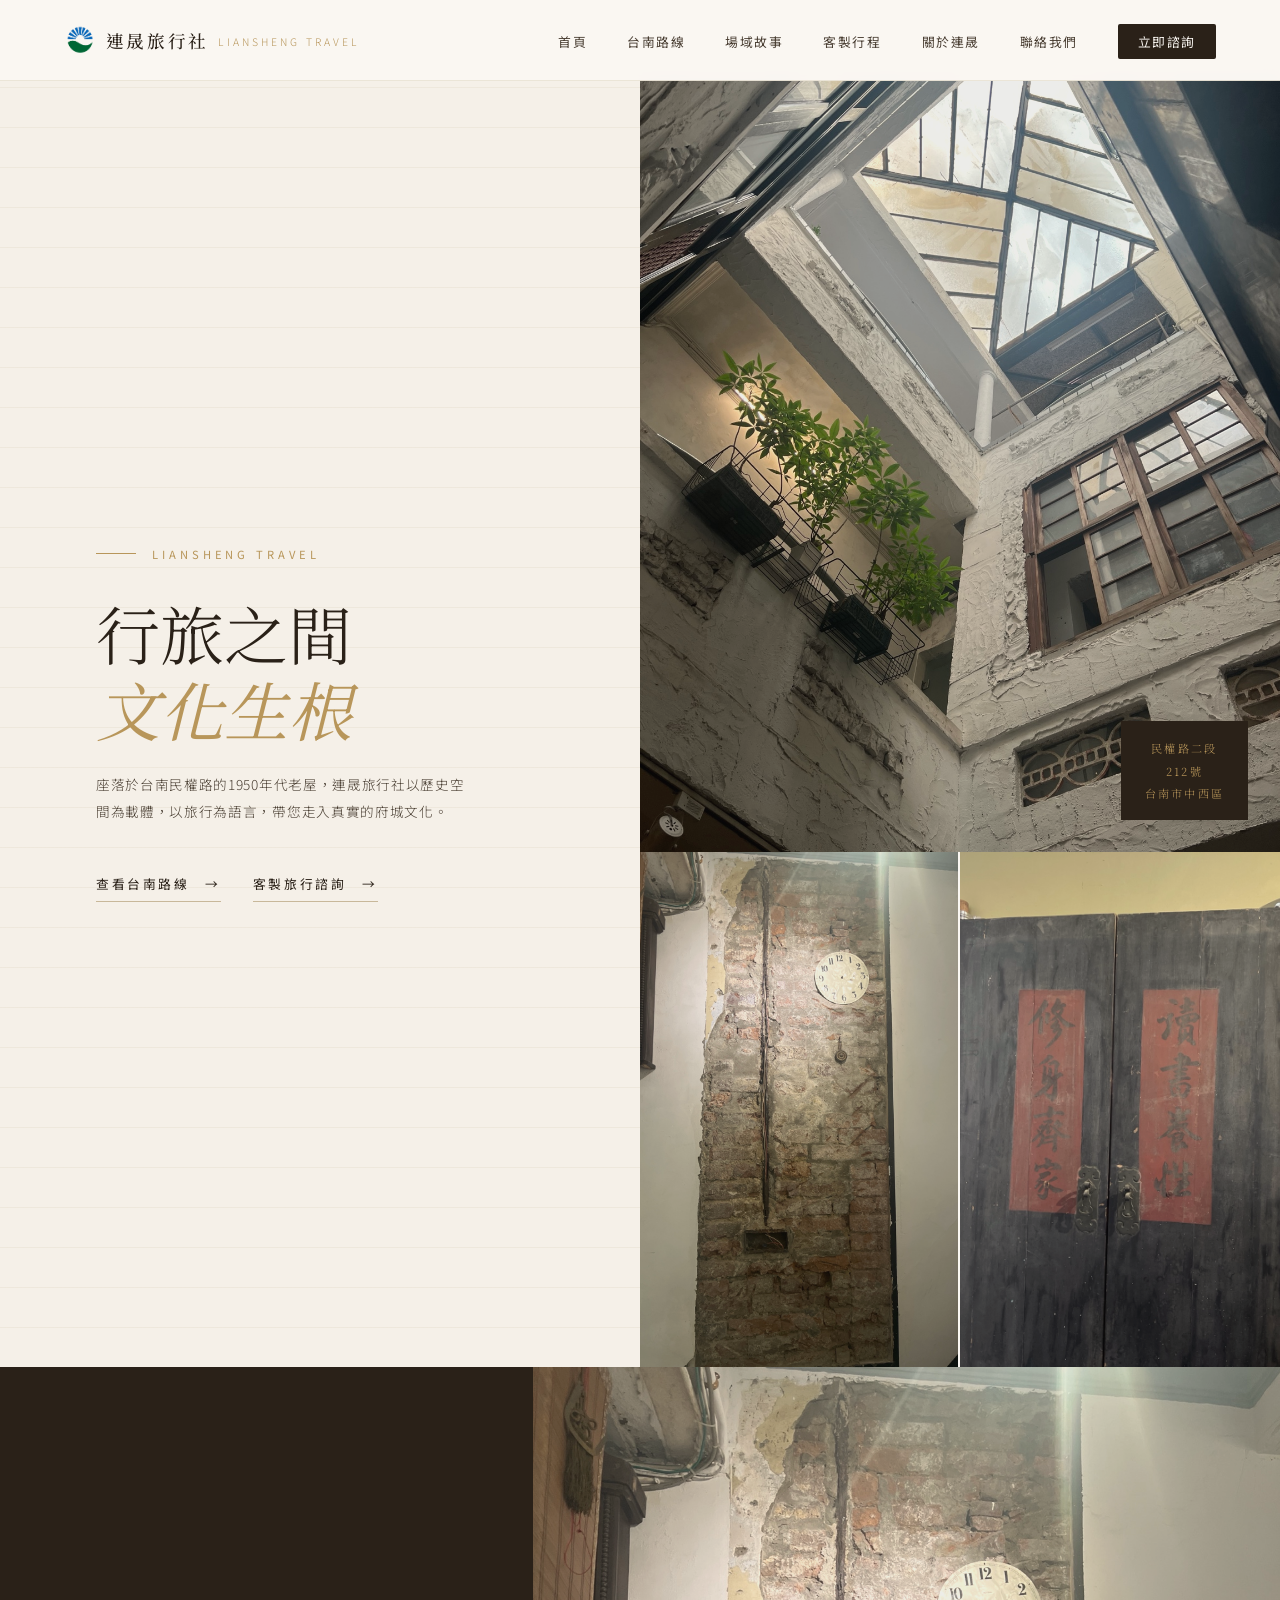
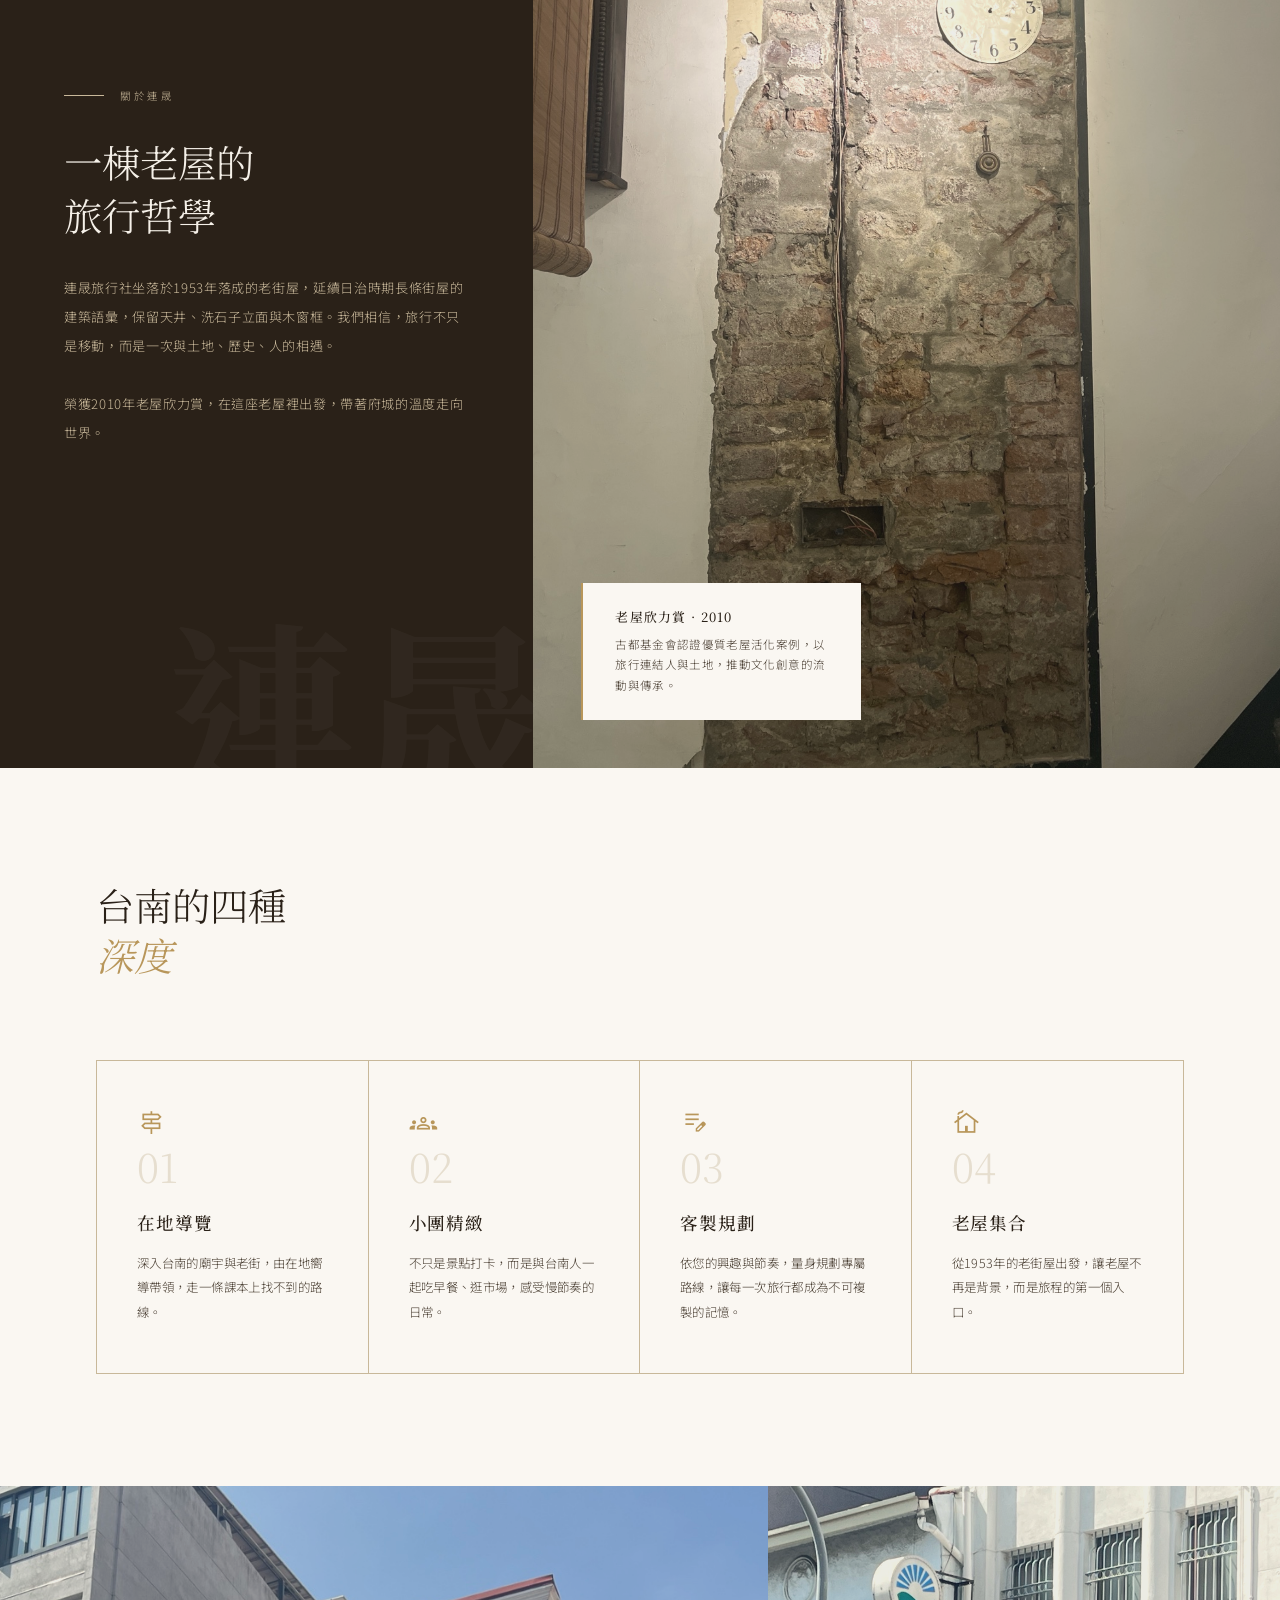
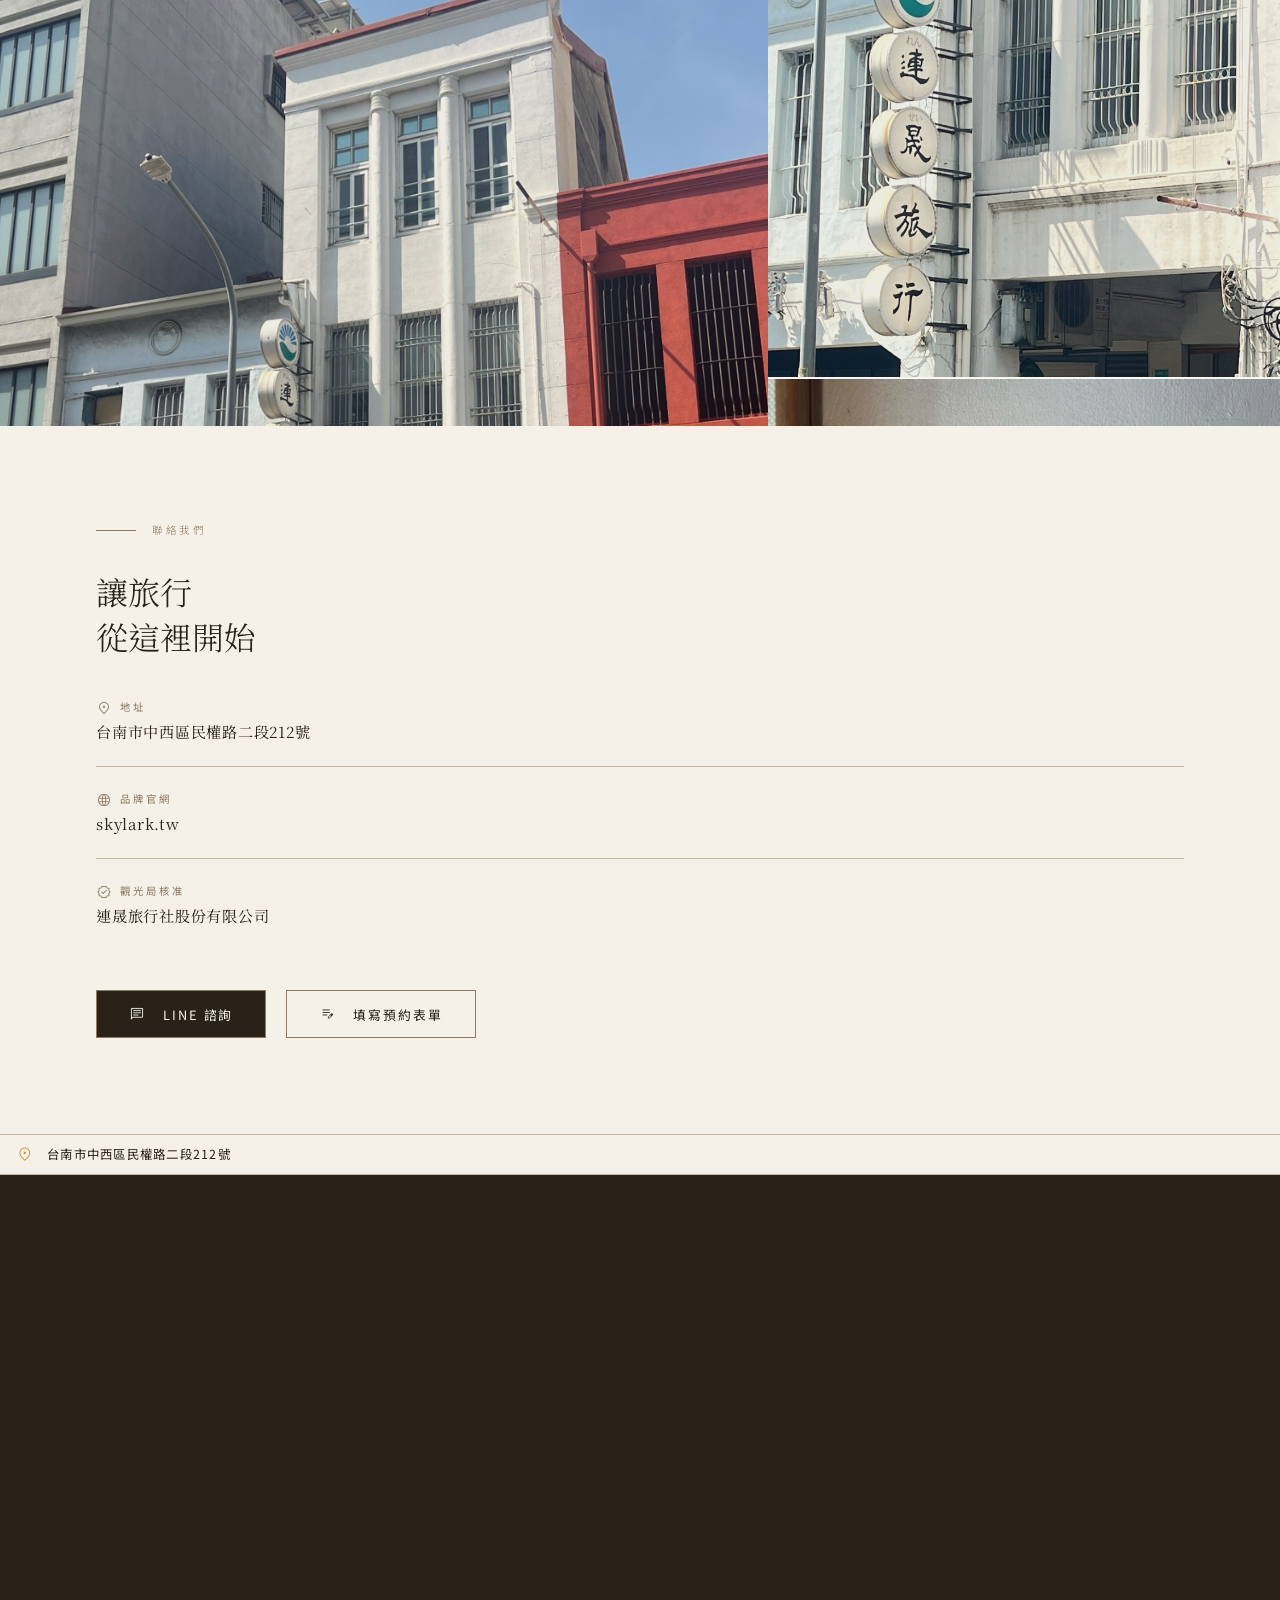
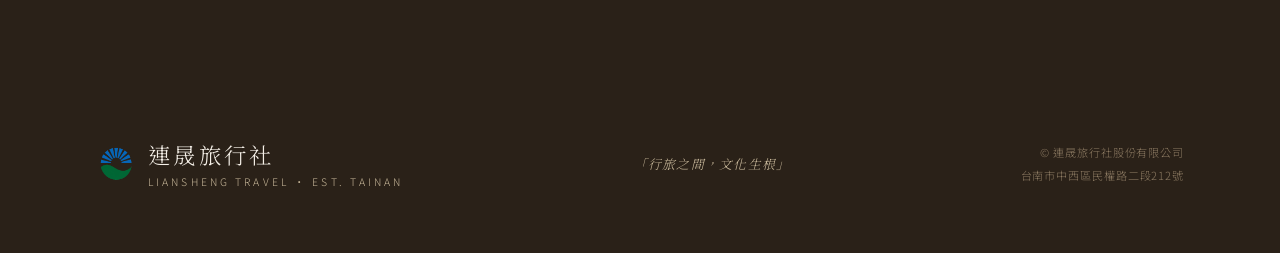
<file: index.html>
<!DOCTYPE html>
<html lang="zh-TW">
<head>
<meta charset="UTF-8">
<meta name="viewport" content="width=device-width, initial-scale=1.0">
<title>連晟旅行社 | 行旅之間，文化生根</title>
<link rel="preconnect" href="https://fonts.googleapis.com">
<link href="https://fonts.googleapis.com/css2?family=Noto+Serif+TC:wght@300;400;500;700&family=Noto+Sans+TC:wght@300;400;500&family=Playfair+Display:ital,wght@0,400;0,700;1,400&display=swap" rel="stylesheet">
<link rel="stylesheet" href="assets/css/styles.css">
<link rel="icon" type="image/x-icon" href="assets/images/favicon_io/favicon.ico">
<link rel="icon" type="image/png" sizes="32x32" href="assets/images/favicon_io/favicon-32x32.png">
<link rel="icon" type="image/png" sizes="16x16" href="assets/images/favicon_io/favicon-16x16.png">
<link rel="apple-touch-icon" href="assets/images/favicon_io/apple-touch-icon.png">
<link rel="manifest" href="assets/images/favicon_io/site.webmanifest">
<meta name="description" content="連晟旅行社位於台南中西區民權路212號老屋，提供在地導覽、老屋散策、廟宇巡禮、美食慢旅與客製府城行程規劃。">
<meta name="keywords" content="台南旅行社,連晟旅行社,府城深度旅遊,台南老屋欣力,台南客製行程,府城導覽">
<meta property="og:title" content="連晟旅行社 | 行旅之間，文化生根">
<meta property="og:description" content="座落於台南民權路老街屋，連晟旅行社以歷史空間為載體，帶您走入真實的府城文化。">
<meta property="og:type" content="website">
<meta property="og:locale" content="zh_TW">
<meta name="format-detection" content="telephone=yes">
<script type="application/ld+json">{"@context":"https://schema.org","@type":"Organization","name":"連晟旅行社股份有限公司","alternateName":"連晟旅行社","url":"https://skylark.tw","logo":"https://skylark.tw/assets/images/logo300x300.png","address":{"@type":"PostalAddress","streetAddress":"民權路2段212號2樓","addressLocality":"台南市中西區","postalCode":"700","addressCountry":"TW"},"telephone":"+886-6-2221727","faxNumber":"+886-6-2232450","taxID":"86585869","description":"連晟旅行社位於台南中西區民權路老街屋，提供在地導覽、老屋散策與客製府城行程。"}</script>
</head>
<body>

<!-- NAV -->
<nav class="nav">
  <a href="#" class="nav-logo">
    <img src="assets/images/logo300x300.png" alt="" class="nav-logo-icon">
    連晟旅行社
    <span>LIANSHENG TRAVEL</span>
  </a>
  <button class="burger" aria-label="選單" aria-expanded="false">
    <span></span>
    <span></span>
    <span></span>
  </button>
  <ul class="nav-links">
    <li><a href="index.html">首頁</a></li>
    <li><a href="routes.html">台南路線</a></li>
    <li><a href="space-story.html">場域故事</a></li>
    <li><a href="custom-trip.html">客製行程</a></li>
    <li><a href="about.html">關於連晟</a></li>
    <li><a href="contact.html">聯絡我們</a></li>
    <li><a href="custom-trip.html#form" class="nav-cta">立即諮詢</a></li>
  </ul>
</nav>

<!-- HERO -->
<section class="hero">
  <div class="hero-left">
    <div class="hero-eyebrow">LIANSHENG TRAVEL</div>
    <h1 class="hero-title">
      行旅之間<br>
      <em>文化生根</em>
    </h1>
    <p class="hero-sub">
      座落於台南民權路的1950年代老屋，連晟旅行社以歷史空間為載體，以旅行為語言，帶您走入真實的府城文化。
    </p>
    <div class="hero-actions">
      <a href="routes.html" class="hero-cta">查看台南路線</a>
      <a href="custom-trip.html" class="hero-cta">客製旅行諮詢</a>
    </div>
  </div>
  <div class="hero-right">
    <div class="hero-img-grid">
      <div class="hero-img-top">
        <img src="assets/images/home/atrium.jpg" alt="連晟旅行社天井空間"
             onerror="this.style.background='#C8B89A'; this.style.display='block'; this.style.height='100%';">
        <div class="hero-year-badge">
          民權路二段<br>212號<br>台南市中西區
        </div>
      </div>
      <div class="hero-img-bottom">
        <div class="hero-img-small">
          <img src="assets/images/home/brick-clock.jpg" alt="紅磚牆與老時鐘"
               onerror="this.style.background='#8C7A62'; this.style.height='100%';">
        </div>
        <div class="hero-img-small">
          <img src="assets/images/home/cabinet.jpg" alt="老木櫃與書法對聯"
               onerror="this.style.background='#4A3F33'; this.style.height='100%';">
        </div>
      </div>
    </div>
  </div>
</section>

<!-- ABOUT -->
<section class="section-about animate" id="about">
  <div class="about-left">
    <div class="section-label">關於連晟</div>
    <h2 class="about-heading">
      一棟老屋的<br>旅行哲學
    </h2>
    <p class="about-text">
連晟旅行社坐落於1953年落成的老街屋，延續日治時期長條街屋的建築語彙，保留天井、洗石子立面與木窗框。我們相信，旅行不只是移動，而是一次與土地、歷史、人的相遇。
      <br><br>
      榮獲2010年老屋欣力賞，在這座老屋裡出發，帶著府城的溫度走向世界。
    </p>
  </div>
  <div class="about-right">
<img src="assets/images/home/calligraphy.jpg" alt="顏振發手繪「臺南府城文化」書法牆"
          onerror="this.style.background='#C8B89A';">
    <div class="about-overlay">
      <div class="about-overlay-title">老屋欣力賞 · 2010</div>
      <div class="about-overlay-text">
        古都基金會認證優質老屋活化案例，以旅行連結人與土地，推動文化創意的流動與傳承。
      </div>
    </div>
  </div>
</section>

<!-- FEATURES -->
<section class="section-features animate" id="features">
  <div class="features-header">
    <h2 class="features-title">
      台南的四種<br>
      <em>深度</em>
    </h2>
  </div>
  <div class="features-grid">
    <a href="routes.html" class="feature-item animate d1">
      <div class="feature-num"><span class="icon icon-gold" style="font-size:1.8rem;display:block;margin-bottom:0.5rem">signpost</span>01</div>
      <div class="feature-name">在地導覽</div>
      <p class="feature-desc">深入台南的廟宇與老街，由在地嚮導帶領，走一條課本上找不到的路線。</p>
    </a>
    <a href="custom-trip.html" class="feature-item animate d2">
      <div class="feature-num"><span class="icon icon-gold" style="font-size:1.8rem;display:block;margin-bottom:0.5rem">groups</span>02</div>
      <div class="feature-name">小團精緻</div>
      <p class="feature-desc">不只是景點打卡，而是與台南人一起吃早餐、逛市場，感受慢節奏的日常。</p>
    </a>
    <a href="custom-trip.html#form" class="feature-item animate d3">
      <div class="feature-num"><span class="icon icon-gold" style="font-size:1.8rem;display:block;margin-bottom:0.5rem">edit_note</span>03</div>
      <div class="feature-name">客製規劃</div>
      <p class="feature-desc">依您的興趣與節奏，量身規劃專屬路線，讓每一次旅行都成為不可複製的記憶。</p>
    </a>
    <a href="space-story.html" class="feature-item animate d4">
      <div class="feature-num"><span class="icon icon-gold" style="font-size:1.8rem;display:block;margin-bottom:0.5rem">cottage</span>04</div>
      <div class="feature-name">老屋集合</div>
      <p class="feature-desc">從1953年的老街屋出發，讓老屋不再是背景，而是旅程的第一個入口。</p>
    </a>
  </div>
</section>

<!-- GALLERY -->
<section class="section-gallery animate" id="space">
  <div class="gallery-main">
    <img src="assets/images/home/exterior.jpg" alt="連晟老屋外觀街景"
         onerror="this.style.background='#C8B89A';">
  </div>
  <div class="gallery-side">
    <div class="gallery-side-img">
      <img src="assets/images/home/sign-close.jpg" alt="連晟旅行社招牌近照"
           onerror="this.style.background='#8C7A62';">
    </div>
    <div class="gallery-side-img">
      <img src="assets/images/home/tile-pillar.jpg" alt="綠色馬賽克磁磚柱"
           onerror="this.style.background='#4A3F33';">
    </div>
  </div>
</section>

<!-- CONTACT -->
<section class="section-contact animate" id="contact">
  <div class="contact-info">
    <div class="section-label">聯絡我們</div>
    <h2 class="contact-heading">
      讓旅行<br>從這裡開始
    </h2>
    <div class="contact-details">
      <div class="contact-row">
        <span class="contact-label"><span class="icon icon-sm" style="margin-right:0.3rem">location_on</span>地址</span>
        <span class="contact-value">台南市中西區民權路二段212號</span>
      </div>
      <div class="contact-row">
        <span class="contact-label"><span class="icon icon-sm" style="margin-right:0.3rem">language</span>品牌官網</span>
        <span class="contact-value">skylark.tw</span>
      </div>
      <div class="contact-row">
        <span class="contact-label"><span class="icon icon-sm" style="margin-right:0.3rem">verified</span>觀光局核准</span>
        <span class="contact-value">連晟旅行社股份有限公司</span>
      </div>
    </div>
    <div class="contact-actions">
      <a href="#" class="contact-btn"><span class="icon icon-sm" style="margin-right:0.4rem">chat</span>LINE 諮詢</a>
      <a href="custom-trip.html#form" class="contact-btn outline"><span class="icon icon-sm" style="margin-right:0.4rem">edit_note</span>填寫預約表單</a>
    </div>
  </div>
  <div class="contact-map">
    <div class="map-label">
      <span class="icon" style="font-size:1.1rem;vertical-align:-0.15em;margin-right:0.35rem;color:#c8973a">location_on</span>
      台南市中西區民權路二段212號
    </div>
    <iframe
      src="https://maps.google.com/maps?q=連晟旅行社&z=18&output=embed"
      allowfullscreen=""
      loading="lazy"
      referrerpolicy="no-referrer-when-downgrade"
      title="連晟旅行社位置地圖">
    </iframe>
  </div>
</section>

<!-- FOOTER -->
<footer class="animate">
  <div class="footer-logo">
    <img src="assets/images/logo300x300.png" alt="" class="footer-logo-icon">
    <div>
      連晟旅行社
      <span>LIANSHENG TRAVEL · EST. TAINAN</span>
    </div>
  </div>
  <div class="footer-tagline">
    「行旅之間，文化生根」
  </div>
  <div class="footer-copy">
    © 連晟旅行社股份有限公司<br>
    台南市中西區民權路二段212號
  </div>
</footer>

<script src="assets/js/script.js"></script>
</body>
</html>
</file>
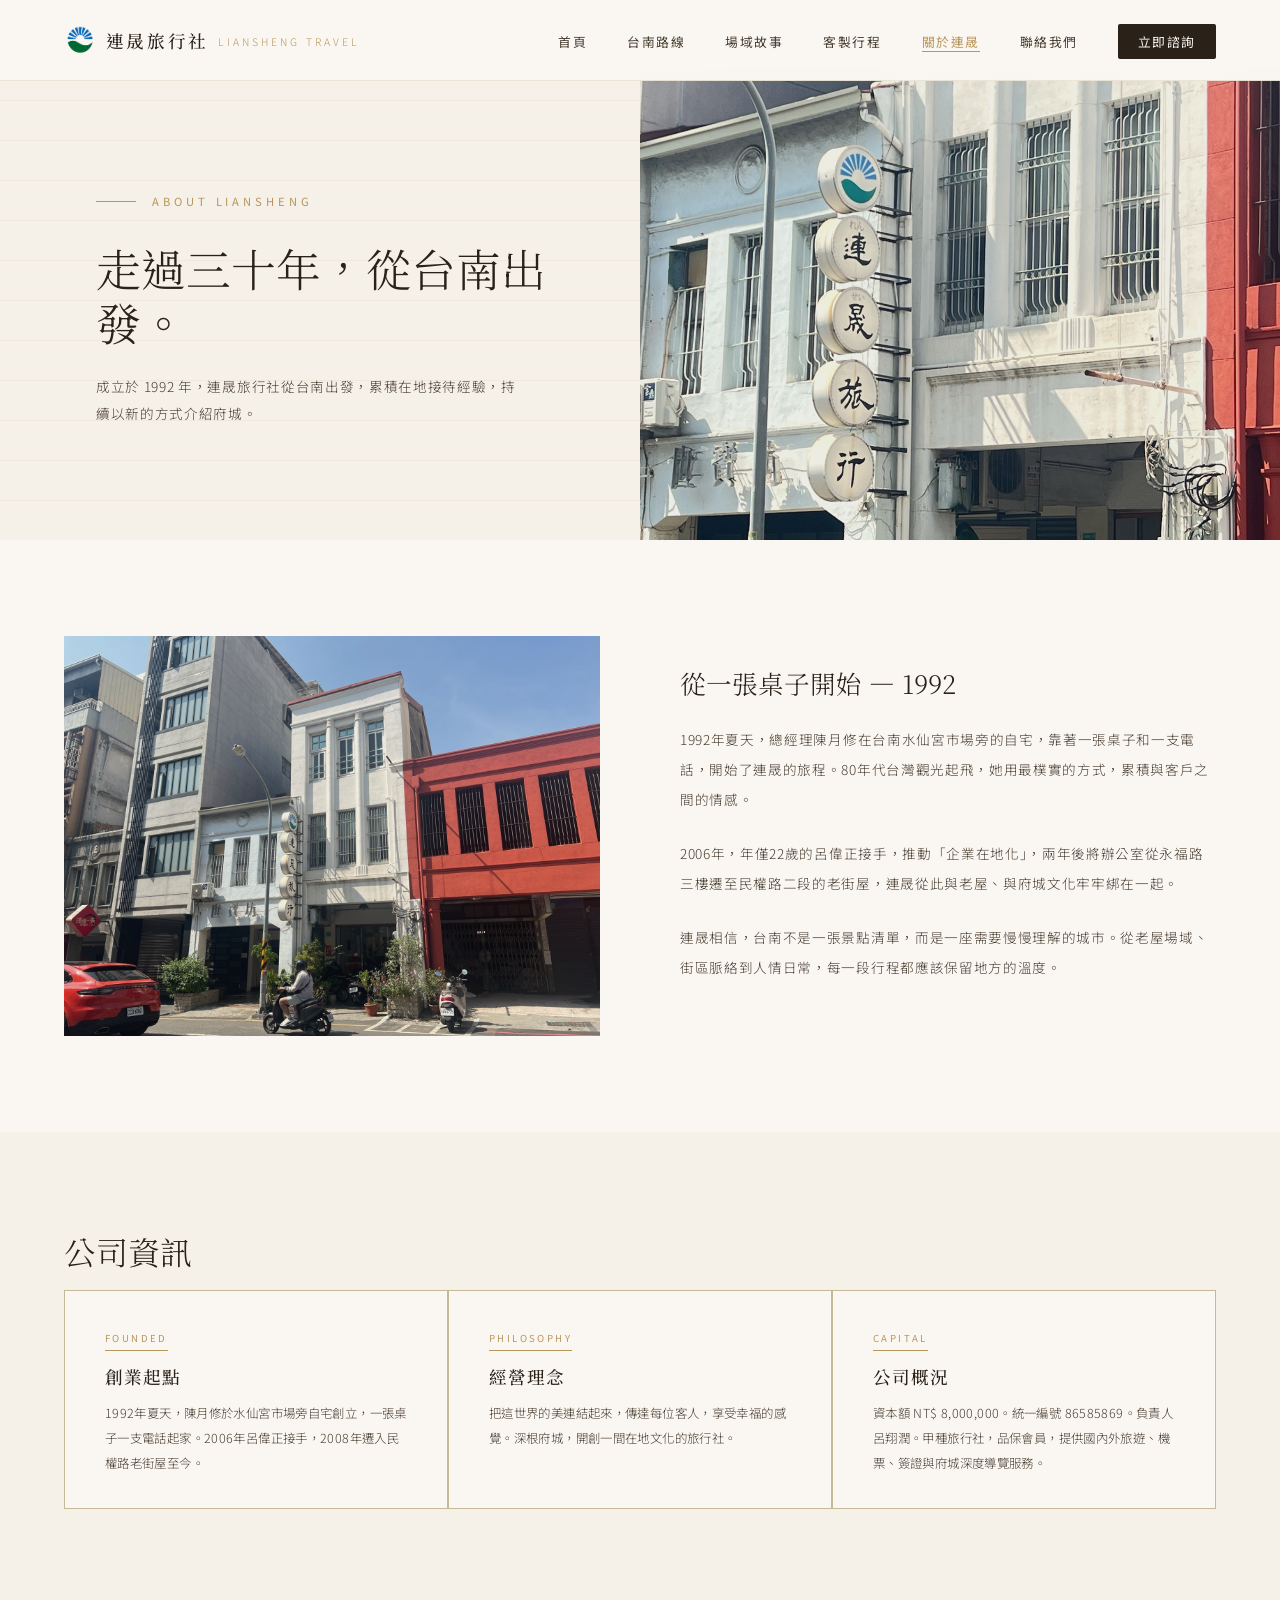
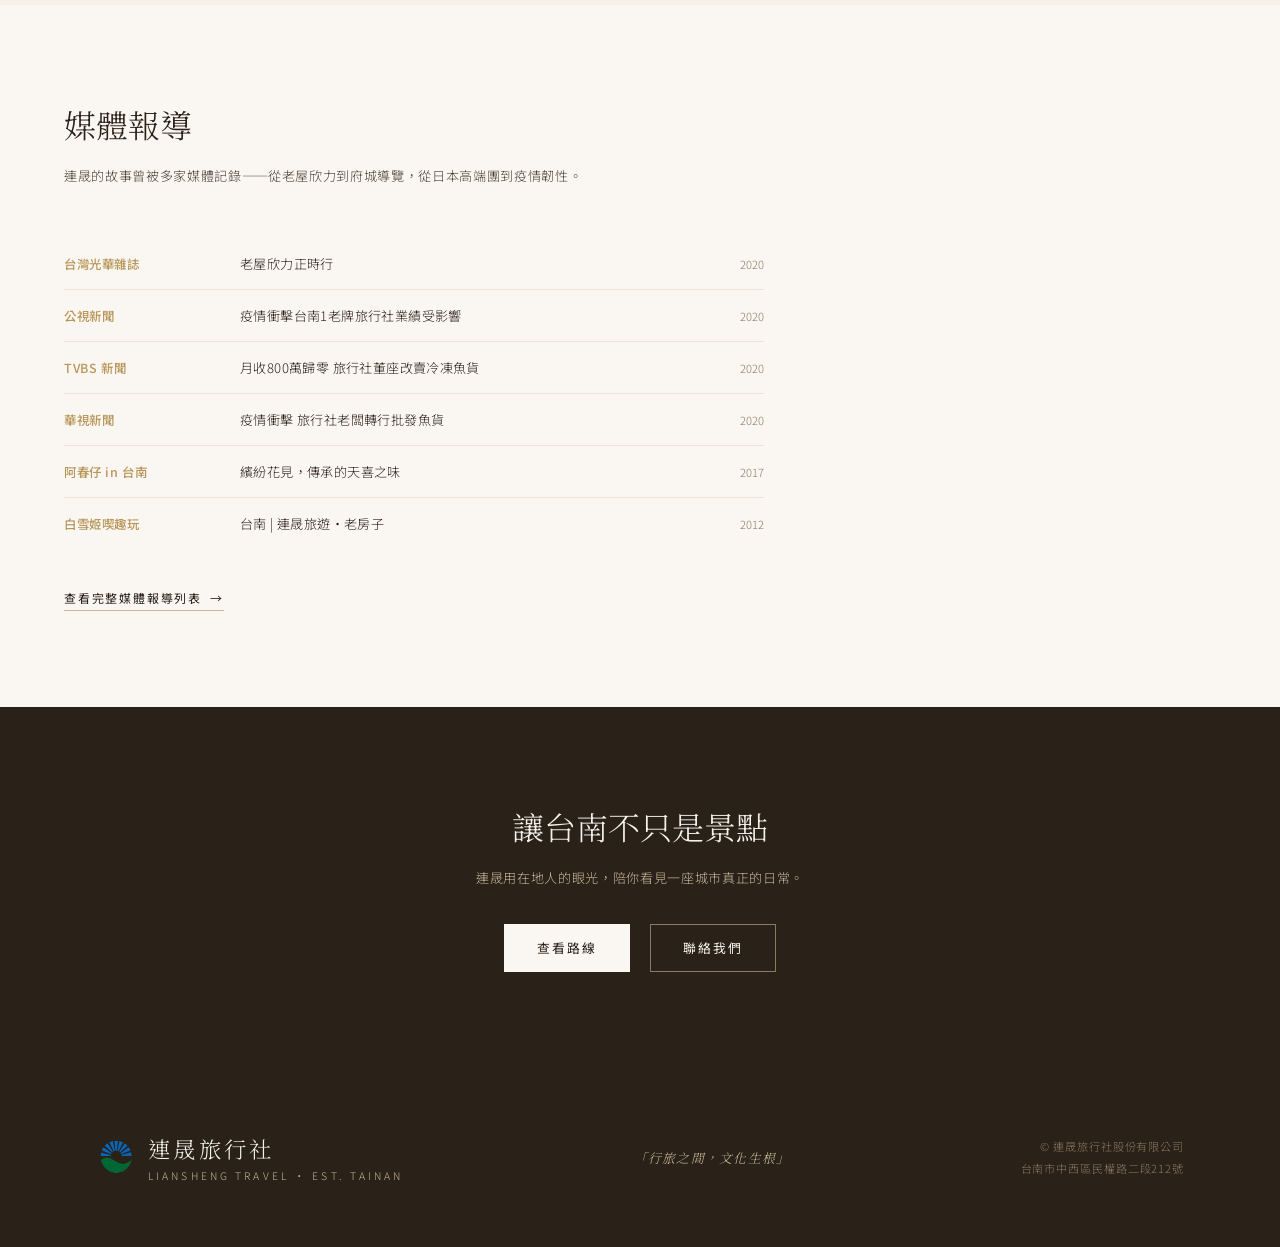
<file: about.html>
<!DOCTYPE html>
<html lang="zh-TW">
<head>
<meta charset="UTF-8">
<meta name="viewport" content="width=device-width, initial-scale=1.0">
<title>關於連晟｜連晟旅行社</title>
<meta name="description" content="關於連晟旅行社：成立於1992年，深耕台南在地旅遊服務。">
<link rel="preconnect" href="https://fonts.googleapis.com">
<link href="https://fonts.googleapis.com/css2?family=Noto+Serif+TC:wght@300;400;500;700&family=Noto+Sans+TC:wght@300;400;500&family=Playfair+Display:ital,wght@0,400;0,700;1,400&display=swap" rel="stylesheet">
<link rel="stylesheet" href="assets/css/styles.css">
<link rel="icon" type="image/x-icon" href="assets/images/favicon_io/favicon.ico">
<link rel="icon" type="image/png" sizes="32x32" href="assets/images/favicon_io/favicon-32x32.png">
<link rel="icon" type="image/png" sizes="16x16" href="assets/images/favicon_io/favicon-16x16.png">
<link rel="apple-touch-icon" href="assets/images/favicon_io/apple-touch-icon.png">
<meta name="description" content="連晟旅行社股份有限公司——1992年成立，深耕台南在地旅遊服務。甲種旅行社，品保會員，統一編號86585869。">
<meta name="keywords" content="連晟旅行社,台南旅行社,甲種旅行社,呂翔潤,府城旅遊">
<meta property="og:title" content="關於連晟｜連晟旅行社">
<meta property="og:description" content="從一張桌子一支電話開始——1992年創立，連晟用三十年深耕府城，以在地眼光帶你看見真正的台南。">
<meta property="og:type" content="website">
<meta property="og:locale" content="zh_TW">
</head>
<body>

<nav class="nav">
  <a href="index.html" class="nav-logo">
    <img src="assets/images/logo300x300.png" alt="" class="nav-logo-icon">
    連晟旅行社
    <span>LIANSHENG TRAVEL</span>
  </a>
  <button class="burger" aria-label="選單" aria-expanded="false">
    <span></span><span></span><span></span>
  </button>
  <ul class="nav-links">
    <li><a href="index.html">首頁</a></li>
    <li><a href="routes.html">台南路線</a></li>
    <li><a href="space-story.html">場域故事</a></li>
    <li><a href="custom-trip.html">客製行程</a></li>
    <li><a href="about.html" class="active">關於連晟</a></li>
    <li><a href="contact.html">聯絡我們</a></li>
    <li><a href="custom-trip.html#form" class="nav-cta">立即諮詢</a></li>
  </ul>
</nav>

<main>
<section class="page-hero">
  <div class="page-hero-left">
    <div class="eyebrow">ABOUT LIANSHENG</div>
    <h2>走過三十年，從台南出發。</h2>
    <p>成立於 1992 年，連晟旅行社從台南出發，累積在地接待經驗，持續以新的方式介紹府城。</p>
  </div>
  <div class="page-hero-right">
    <img src="assets/images/home/sign-close.jpg" alt="連晟旅行社外觀招牌">
  </div>
</section>

<section class="section animate">
  <div class="container split">
    <img src="assets/images/home/exterior.jpg" alt="連晟旅行社外觀街景">
    <div class="prose">
      <h3>從一張桌子開始 — 1992</h3>
      <p>1992年夏天，總經理陳月修在台南水仙宮市場旁的自宅，靠著一張桌子和一支電話，開始了連晟的旅程。80年代台灣觀光起飛，她用最樸實的方式，累積與客戶之間的情感。</p>
      <p>2006年，年僅22歲的呂偉正接手，推動「企業在地化」，兩年後將辦公室從永福路三樓遷至民權路二段的老街屋，連晟從此與老屋、與府城文化牢牢綁在一起。</p>
      <p>連晟相信，台南不是一張景點清單，而是一座需要慢慢理解的城市。從老屋場域、街區脈絡到人情日常，每一段行程都應該保留地方的溫度。</p>
    </div>
  </div>
</section>

<section class="section alt animate">
  <div class="container">
    <h2 class="section-title">公司資訊</h2>
    <div class="cards">
      <article class="story-card animate d1"><div class="card-body"><span class="tag">FOUNDED</span><h3>創業起點</h3><p>1992年夏天，陳月修於水仙宮市場旁自宅創立，一張桌子一支電話起家。2006年呂偉正接手，2008年遷入民權路老街屋至今。</p></div></article>
      <article class="story-card animate d2"><div class="card-body"><span class="tag">PHILOSOPHY</span><h3>經營理念</h3><p>把這世界的美連結起來，傳達每位客人，享受幸福的感覺。深根府城，開創一間在地文化的旅行社。</p></div></article>
      <article class="story-card animate d3"><div class="card-body"><span class="tag">CAPITAL</span><h3>公司概況</h3><p>資本額 NT$ 8,000,000。統一編號 86585869。負責人呂翔潤。甲種旅行社，品保會員，提供國內外旅遊、機票、簽證與府城深度導覽服務。</p></div></article>
    </div>
  </div>
</section>

<section class="section animate">
  <div class="container">
    <h2 class="section-title">媒體報導</h2>
    <p class="section-sub">連晟的故事曾被多家媒體記錄——從老屋欣力到府城導覽，從日本高端團到疫情韌性。</p>
    <div class="press-list">
      <div class="press-row"><span class="press-src">台灣光華雜誌</span><span class="press-article">老屋欣力正時行</span><span class="press-year">2020</span></div>
      <div class="press-row"><span class="press-src">公視新聞</span><span class="press-article">疫情衝擊台南1老牌旅行社業績受影響</span><span class="press-year">2020</span></div>
      <div class="press-row"><span class="press-src">TVBS 新聞</span><span class="press-article">月收800萬歸零 旅行社董座改賣冷凍魚貨</span><span class="press-year">2020</span></div>
      <div class="press-row"><span class="press-src">華視新聞</span><span class="press-article">疫情衝擊 旅行社老闆轉行批發魚貨</span><span class="press-year">2020</span></div>
      <div class="press-row"><span class="press-src">阿春仔 in 台南</span><span class="press-article">繽紛花見，傳承的天喜之味</span><span class="press-year">2017</span></div>
      <div class="press-row"><span class="press-src">白雪姬喫趣玩</span><span class="press-article">台南 | 連晟旅遊‧老房子</span><span class="press-year">2012</span></div>
    </div>
    <div class="press-more"><a href="press.html" class="text-link">查看完整媒體報導列表</a></div>
  </div>
</section>

<section class="cta animate">
  <h2>讓台南不只是景點</h2>
  <p>連晟用在地人的眼光，陪你看見一座城市真正的日常。</p>
  <div class="btn-row"><a class="btn primary" href="routes.html">查看路線</a><a class="btn" href="contact.html">聯絡我們</a></div>
</section>
</main>

<footer class="animate">
  <div class="footer-logo">
    <img src="assets/images/logo300x300.png" alt="" class="footer-logo-icon">
    <div>連晟旅行社<span>LIANSHENG TRAVEL · EST. TAINAN</span></div>
  </div>
  <div class="footer-tagline">「行旅之間，文化生根」</div>
  <div class="footer-copy">© 連晟旅行社股份有限公司<br>台南市中西區民權路二段212號</div>
</footer>

<script src="assets/js/script.js"></script>
</body>
</html>
</file>
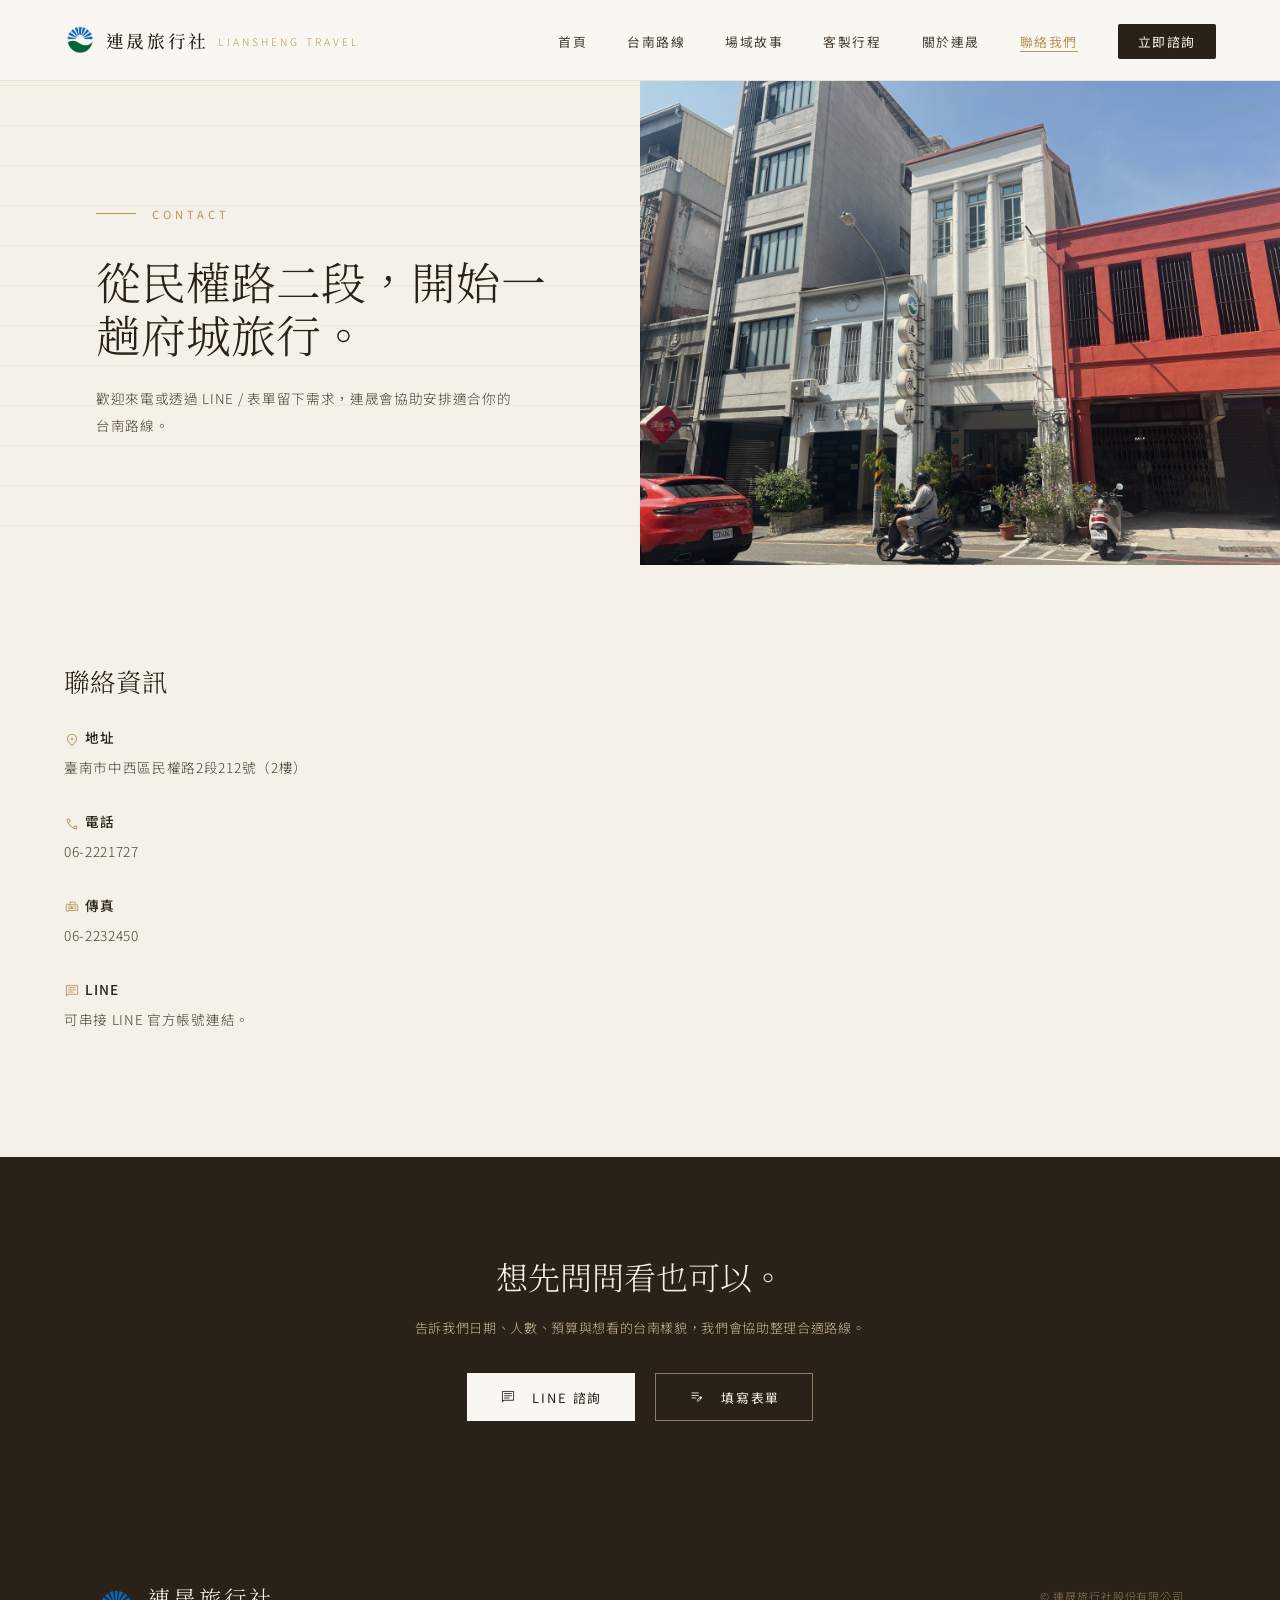
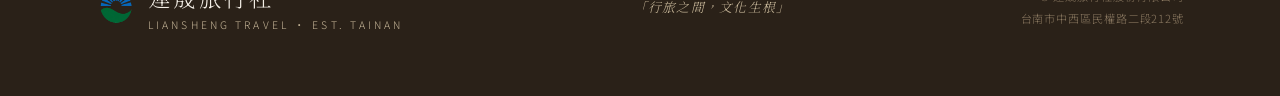
<file: contact.html>
<!DOCTYPE html>
<html lang="zh-TW">
<head>
<meta charset="UTF-8">
<meta name="viewport" content="width=device-width, initial-scale=1.0">
<title>聯絡我們｜連晟旅行社</title>
<meta name="description" content="連絡連晟旅行社：臺南市中西區民權路2段212號（2樓），電話06-2221727。">
<link rel="preconnect" href="https://fonts.googleapis.com">
<link href="https://fonts.googleapis.com/css2?family=Noto+Serif+TC:wght@300;400;500;700&family=Noto+Sans+TC:wght@300;400;500&family=Playfair+Display:ital,wght@0,400;0,700;1,400&display=swap" rel="stylesheet">
<link rel="stylesheet" href="assets/css/styles.css">
<link rel="icon" type="image/x-icon" href="assets/images/favicon_io/favicon.ico">
<link rel="icon" type="image/png" sizes="32x32" href="assets/images/favicon_io/favicon-32x32.png">
<link rel="icon" type="image/png" sizes="16x16" href="assets/images/favicon_io/favicon-16x16.png">
<link rel="apple-touch-icon" href="assets/images/favicon_io/apple-touch-icon.png">
<meta name="description" content="連絡連晟旅行社：臺南市中西區民權路2段212號（2樓），電話06-2221727，傳真06-2232450。">
<meta name="keywords" content="連晟旅行社電話,台南旅行社地址,06-2221727,民權路二段212號">
<meta property="og:title" content="聯絡我們｜連晟旅行社">
<meta property="og:description" content="從民權路二段，開始一趟府城旅行。歡迎來電或透過 LINE / 表單留下需求。">
<meta property="og:type" content="website">
<meta property="og:locale" content="zh_TW">
</head>
<body>

<nav class="nav">
  <a href="index.html" class="nav-logo">
    <img src="assets/images/logo300x300.png" alt="" class="nav-logo-icon">
    連晟旅行社
    <span>LIANSHENG TRAVEL</span>
  </a>
  <button class="burger" aria-label="選單" aria-expanded="false">
    <span></span><span></span><span></span>
  </button>
  <ul class="nav-links">
    <li><a href="index.html">首頁</a></li>
    <li><a href="routes.html">台南路線</a></li>
    <li><a href="space-story.html">場域故事</a></li>
    <li><a href="custom-trip.html">客製行程</a></li>
    <li><a href="about.html">關於連晟</a></li>
    <li><a href="contact.html" class="active">聯絡我們</a></li>
    <li><a href="custom-trip.html#form" class="nav-cta">立即諮詢</a></li>
  </ul>
</nav>

<main>
<section class="page-hero">
  <div class="page-hero-left">
    <div class="eyebrow">CONTACT</div>
    <h2>從民權路二段，開始一趟府城旅行。</h2>
    <p>歡迎來電或透過 LINE / 表單留下需求，連晟會協助安排適合你的台南路線。</p>
  </div>
  <div class="page-hero-right">
    <img src="assets/images/home/exterior.jpg" alt="連晟旅行社街區外觀">
  </div>
</section>

<section class="section alt animate">
  <div class="container split">
    <div class="prose">
      <h3>聯絡資訊</h3>
      <p><span class="icon icon-sm icon-gold" style="margin-right:0.3rem">location_on</span><strong>地址</strong><br>臺南市中西區民權路2段212號（2樓）</p>
      <p><span class="icon icon-sm icon-gold" style="margin-right:0.3rem">call</span><strong>電話</strong><br>06-2221727</p>
      <p><span class="icon icon-sm icon-gold" style="margin-right:0.3rem">fax</span><strong>傳真</strong><br>06-2232450</p>
      <p><span class="icon icon-sm icon-gold" style="margin-right:0.3rem">chat</span><strong>LINE</strong><br>可串接 LINE 官方帳號連結。</p>
    </div>
    <div class="map-box" style="padding:0;background:none;overflow:hidden;">
      <iframe src="https://maps.google.com/maps?q=連晟旅行社&z=18&output=embed" width="100%" height="100%" style="border:0;min-height:400px;" allowfullscreen="" loading="lazy"></iframe>
    </div>
  </div>
</section>

<section class="cta animate" id="line">
  <h2>想先問問看也可以。</h2>
  <p>告訴我們日期、人數、預算與想看的台南樣貌，我們會協助整理合適路線。</p>
  <div class="btn-row"><a class="btn primary" href="#"><span class="icon icon-sm" style="margin-right:0.3rem">chat</span>LINE 諮詢</a><a class="btn" href="custom-trip.html#form"><span class="icon icon-sm" style="margin-right:0.3rem">edit_note</span>填寫表單</a></div>
</section>
</main>

<footer class="animate">
  <div class="footer-logo">
    <img src="assets/images/logo300x300.png" alt="" class="footer-logo-icon">
    <div>連晟旅行社<span>LIANSHENG TRAVEL · EST. TAINAN</span></div>
  </div>
  <div class="footer-tagline">「行旅之間，文化生根」</div>
  <div class="footer-copy">© 連晟旅行社股份有限公司<br>台南市中西區民權路二段212號</div>
</footer>

<script src="assets/js/script.js"></script>
</body>
</html>
</file>
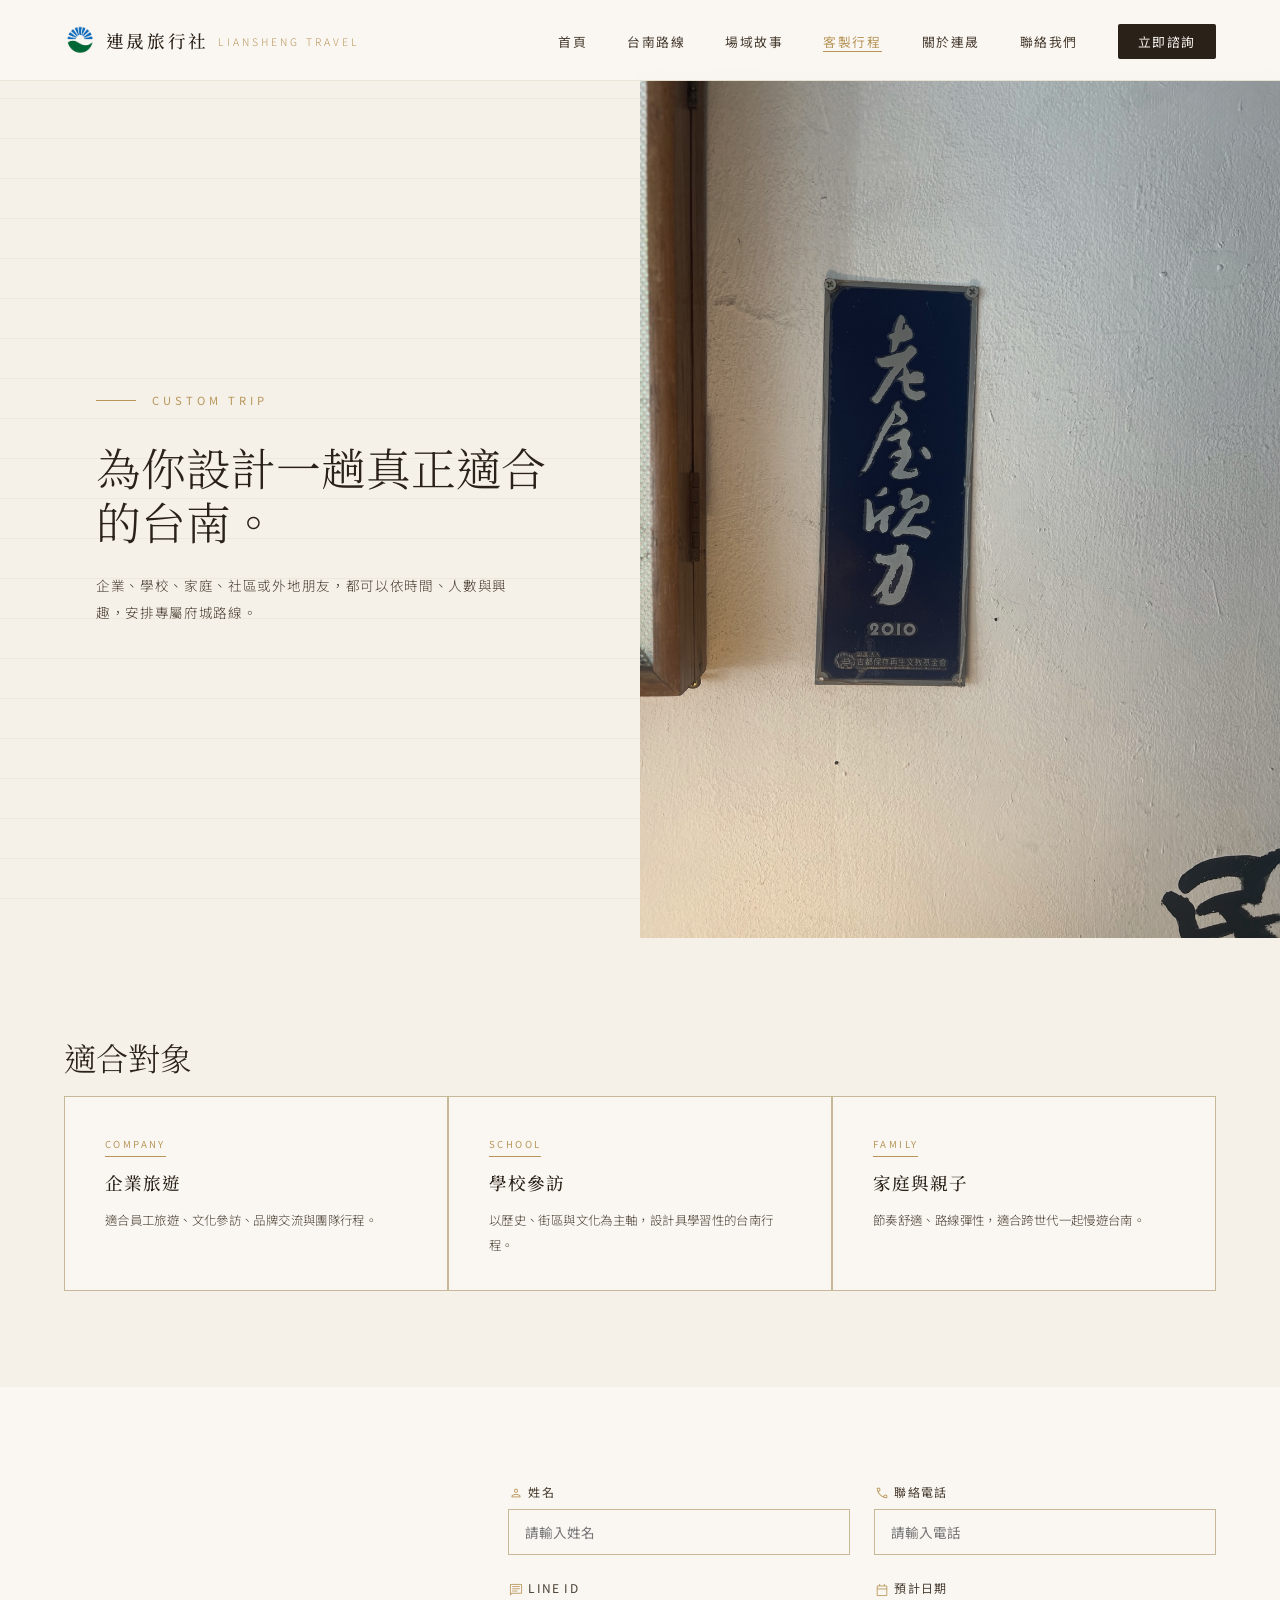
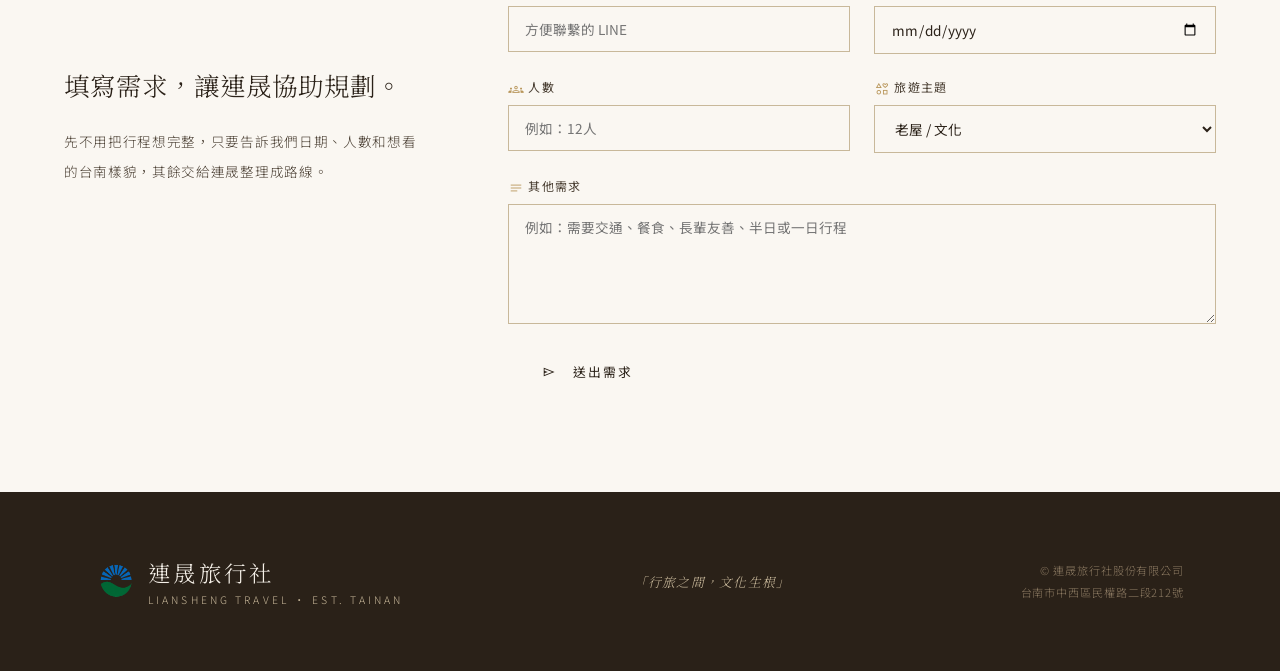
<file: custom-trip.html>
<!DOCTYPE html>
<html lang="zh-TW">
<head>
<meta charset="UTF-8">
<meta name="viewport" content="width=device-width, initial-scale=1.0">
<title>客製行程｜連晟旅行社</title>
<meta name="description" content="連晟旅行社提供企業、學校、家庭與團體的台南客製行程規劃。">
<link rel="preconnect" href="https://fonts.googleapis.com">
<link href="https://fonts.googleapis.com/css2?family=Noto+Serif+TC:wght@300;400;500;700&family=Noto+Sans+TC:wght@300;400;500&family=Playfair+Display:ital,wght@0,400;0,700;1,400&display=swap" rel="stylesheet">
<link rel="stylesheet" href="assets/css/styles.css">
<link rel="icon" type="image/x-icon" href="assets/images/favicon_io/favicon.ico">
<link rel="icon" type="image/png" sizes="32x32" href="assets/images/favicon_io/favicon-32x32.png">
<link rel="icon" type="image/png" sizes="16x16" href="assets/images/favicon_io/favicon-16x16.png">
<link rel="apple-touch-icon" href="assets/images/favicon_io/apple-touch-icon.png">
<meta name="description" content="連晟旅行社提供企業、學校、家庭與團體的台南客製行程規劃。填寫需求，讓連晟為您安排專屬府城旅行。">
<meta name="keywords" content="台南客製行程,企業旅遊台南,學校參訪台南,府城團體導覽">
<meta property="og:title" content="客製行程｜連晟旅行社">
<meta property="og:description" content="為你設計一趟真正適合的台南旅行。企業、學校、家庭或個人，都可依需求安排專屬路線。">
<meta property="og:type" content="website">
<meta property="og:locale" content="zh_TW">
</head>
<body>

<nav class="nav">
  <a href="index.html" class="nav-logo">
    <img src="assets/images/logo300x300.png" alt="" class="nav-logo-icon">
    連晟旅行社
    <span>LIANSHENG TRAVEL</span>
  </a>
  <button class="burger" aria-label="選單" aria-expanded="false">
    <span></span><span></span><span></span>
  </button>
  <ul class="nav-links">
    <li><a href="index.html">首頁</a></li>
    <li><a href="routes.html">台南路線</a></li>
    <li><a href="space-story.html">場域故事</a></li>
    <li><a href="custom-trip.html" class="active">客製行程</a></li>
    <li><a href="about.html">關於連晟</a></li>
    <li><a href="contact.html">聯絡我們</a></li>
    <li><a href="custom-trip.html#form" class="nav-cta">立即諮詢</a></li>
  </ul>
</nav>

<main>
<section class="page-hero">
  <div class="page-hero-left">
    <div class="eyebrow">CUSTOM TRIP</div>
    <h2>為你設計一趟真正適合的台南。</h2>
    <p>企業、學校、家庭、社區或外地朋友，都可以依時間、人數與興趣，安排專屬府城路線。</p>
  </div>
  <div class="page-hero-right">
    <img src="assets/images/home/tile-pillar.jpg" alt="老屋綠磁磚細節">
  </div>
</section>

<section class="section alt animate">
  <div class="container">
    <h2 class="section-title">適合對象</h2>
    <div class="cards">
      <article class="route-card animate d1"><div class="card-body"><span class="tag">COMPANY</span><h3>企業旅遊</h3><p>適合員工旅遊、文化參訪、品牌交流與團隊行程。</p></div></article>
      <article class="route-card animate d2"><div class="card-body"><span class="tag">SCHOOL</span><h3>學校參訪</h3><p>以歷史、街區與文化為主軸，設計具學習性的台南行程。</p></div></article>
      <article class="route-card animate d3"><div class="card-body"><span class="tag">FAMILY</span><h3>家庭與親子</h3><p>節奏舒適、路線彈性，適合跨世代一起慢遊台南。</p></div></article>
    </div>
  </div>
</section>

<section class="section animate" id="form">
  <div class="container split">
    <div class="prose">
      <h3>填寫需求，讓連晟協助規劃。</h3>
      <p>先不用把行程想完整，只要告訴我們日期、人數和想看的台南樣貌，其餘交給連晟整理成路線。</p>
    </div>
    <form class="form">
      <div class="field"><label><span class="icon icon-sm icon-gold" style="margin-right:0.2rem">person</span>姓名</label><input placeholder="請輸入姓名"></div>
      <div class="field"><label><span class="icon icon-sm icon-gold" style="margin-right:0.2rem">phone</span>聯絡電話</label><input placeholder="請輸入電話"></div>
      <div class="field"><label><span class="icon icon-sm icon-gold" style="margin-right:0.2rem">chat</span>LINE ID</label><input placeholder="方便聯繫的 LINE"></div>
      <div class="field"><label><span class="icon icon-sm icon-gold" style="margin-right:0.2rem">calendar_today</span>預計日期</label><input type="date"></div>
      <div class="field"><label><span class="icon icon-sm icon-gold" style="margin-right:0.2rem">groups</span>人數</label><input placeholder="例如：12人"></div>
      <div class="field"><label><span class="icon icon-sm icon-gold" style="margin-right:0.2rem">interests</span>旅遊主題</label><select><option>老屋 / 文化</option><option>美食 / 市場</option><option>廟宇 / 信仰</option><option>安平 / 歷史</option><option>尚未確定，請協助推薦</option></select></div>
      <div class="field full"><label><span class="icon icon-sm icon-gold" style="margin-right:0.2rem">notes</span>其他需求</label><textarea placeholder="例如：需要交通、餐食、長輩友善、半日或一日行程"></textarea></div>
      <div class="field full"><button class="btn primary" type="button"><span class="icon icon-sm" style="margin-right:0.3rem">send</span>送出需求</button></div>
    </form>
  </div>
</section>

</main>

<footer class="animate">
  <div class="footer-logo">
    <img src="assets/images/logo300x300.png" alt="" class="footer-logo-icon">
    <div>連晟旅行社<span>LIANSHENG TRAVEL · EST. TAINAN</span></div>
  </div>
  <div class="footer-tagline">「行旅之間，文化生根」</div>
  <div class="footer-copy">© 連晟旅行社股份有限公司<br>台南市中西區民權路二段212號</div>
</footer>

<script src="assets/js/script.js"></script>
</body>
</html>
</file>
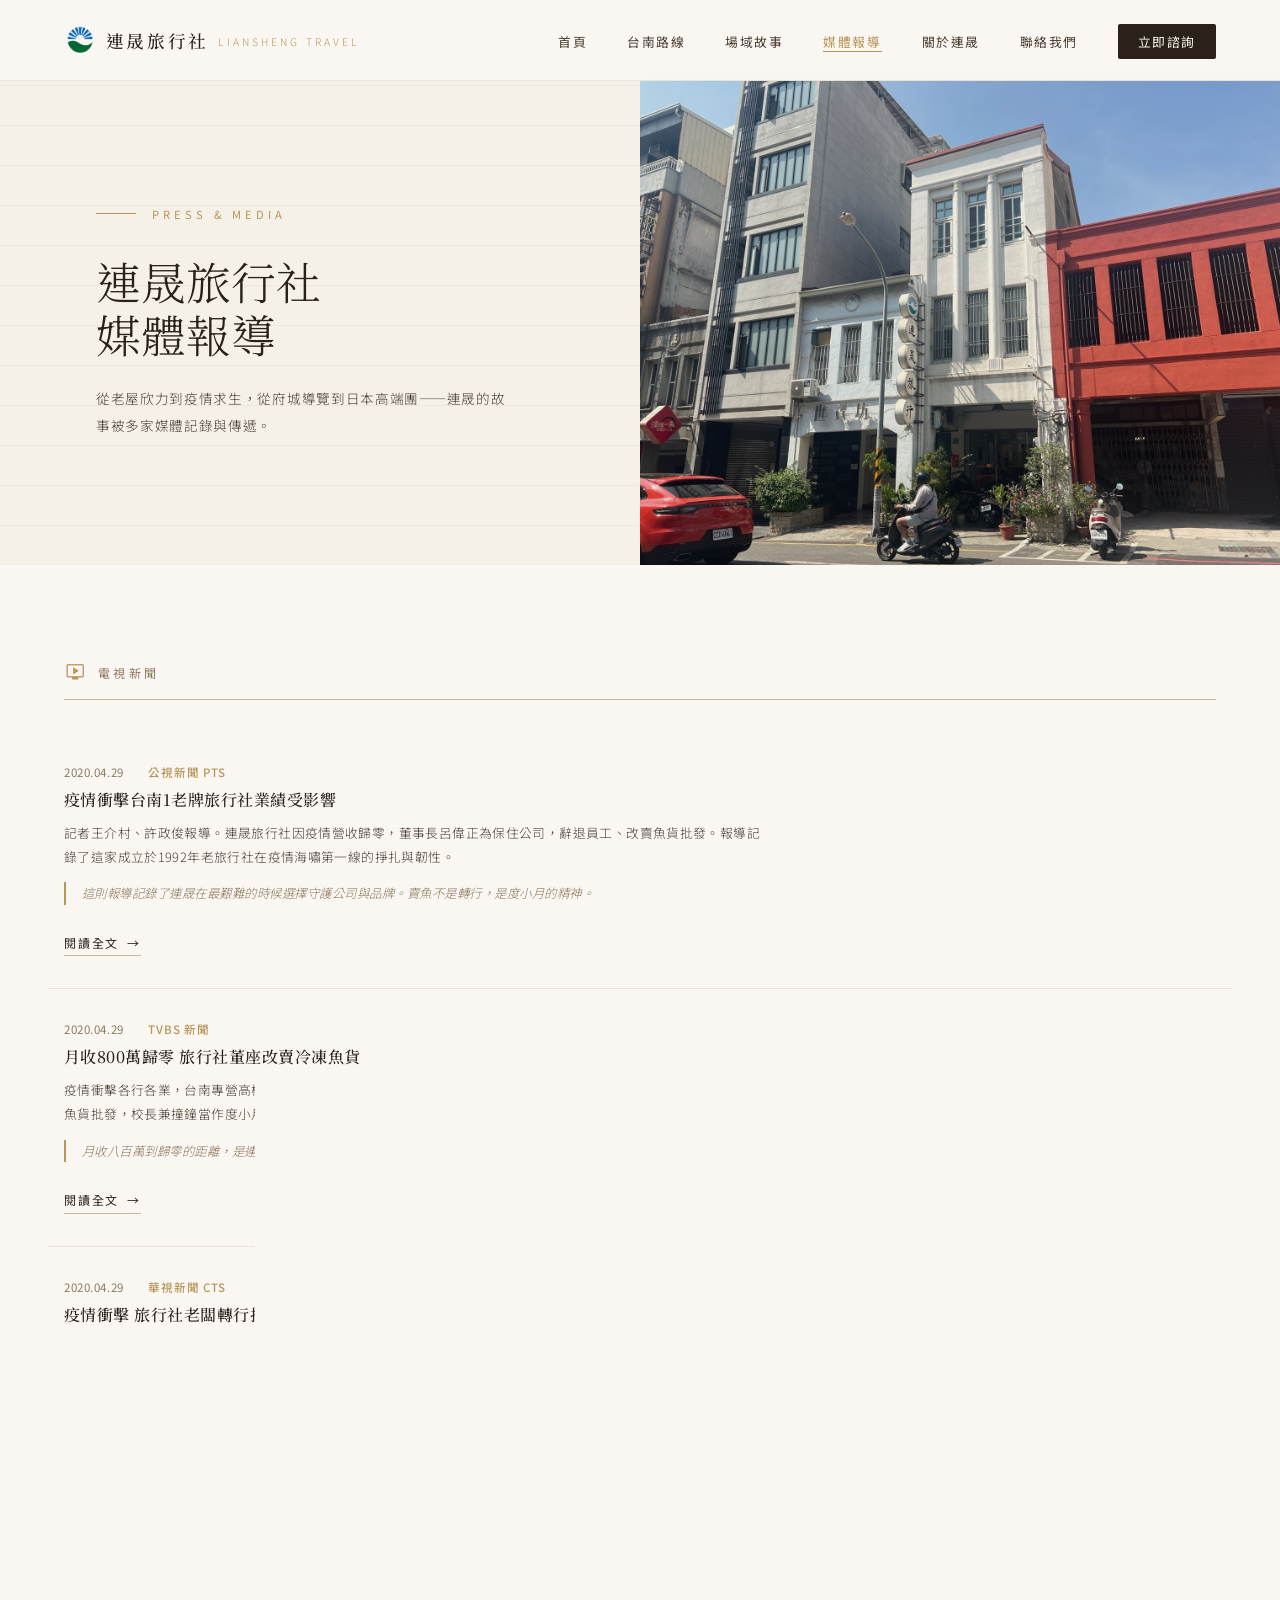
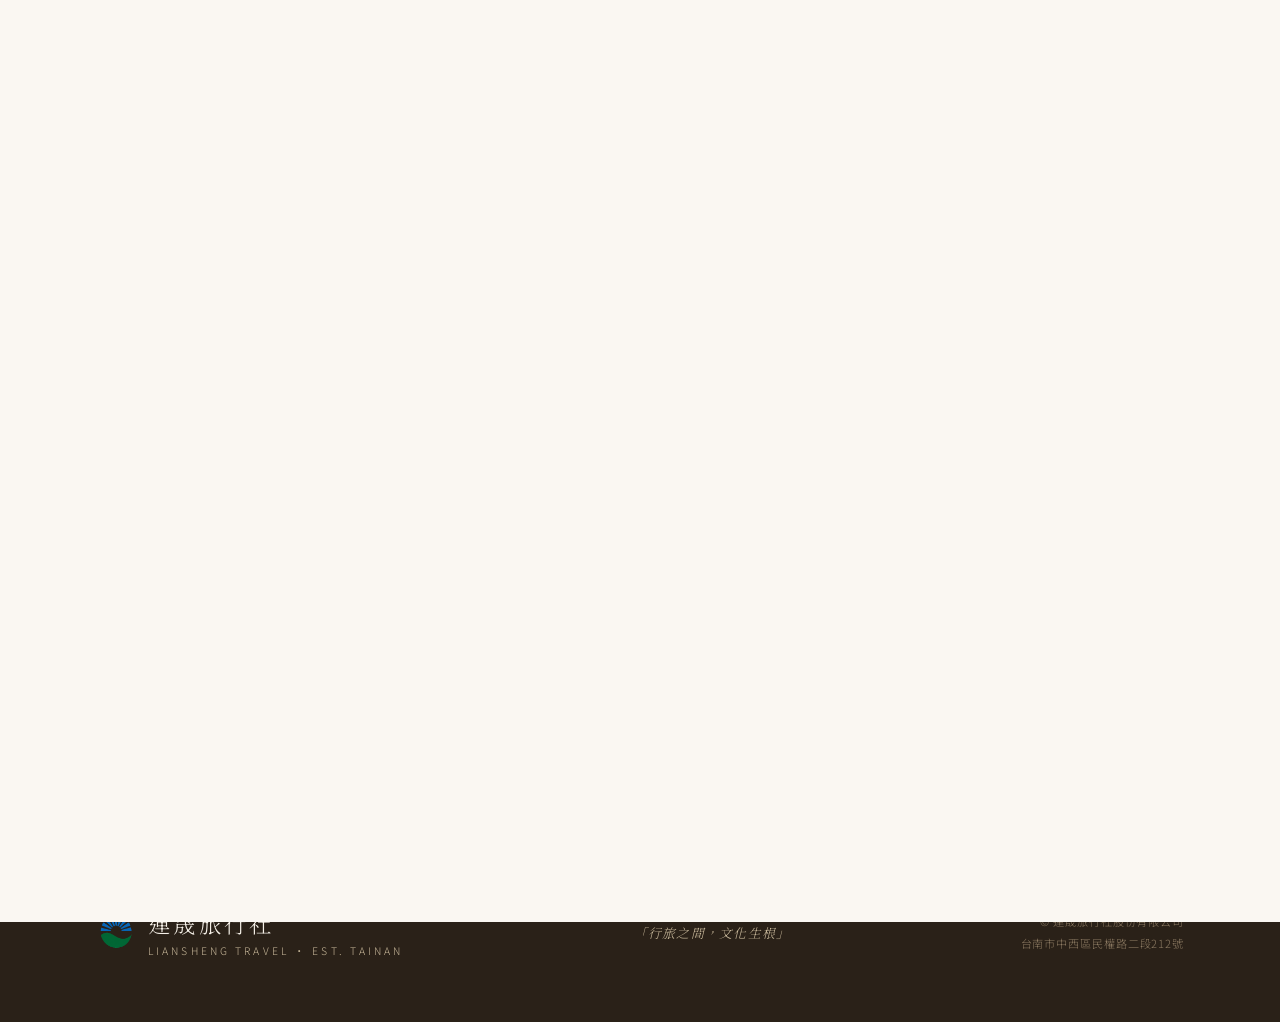
<file: press.html>
<!DOCTYPE html>
<html lang="zh-TW">
<head>
<meta charset="UTF-8">
<meta name="viewport" content="width=device-width, initial-scale=1.0">
<title>媒體報導｜連晟旅行社</title>
<meta name="description" content="連晟旅行社媒體報導與品牌故事，收錄台灣光華雜誌、公視、TVBS、華視等多家媒體專訪。">
<link rel="preconnect" href="https://fonts.googleapis.com">
<link href="https://fonts.googleapis.com/css2?family=Noto+Serif+TC:wght@300;400;500;700&family=Noto+Sans+TC:wght@300;400;500&family=Playfair+Display:ital,wght@0,400;0,700;1,400&display=swap" rel="stylesheet">
<link rel="stylesheet" href="assets/css/styles.css">
<link rel="icon" type="image/x-icon" href="assets/images/favicon_io/favicon.ico">
<link rel="icon" type="image/png" sizes="32x32" href="assets/images/favicon_io/favicon-32x32.png">
<link rel="icon" type="image/png" sizes="16x16" href="assets/images/favicon_io/favicon-16x16.png">
<link rel="apple-touch-icon" href="assets/images/favicon_io/apple-touch-icon.png">
<meta name="description" content="收錄台灣光華雜誌、公視、TVBS、華視等多家媒體對連晟旅行社的專訪與報導。從老屋欣力到疫情韌性。">
<meta name="keywords" content="連晟旅行社報導,台灣光華雜誌,公視新聞,老屋欣力,台南旅行社專訪">
<meta property="og:title" content="媒體報導｜連晟旅行社">
<meta property="og:description" content="從老屋欣力到疫情求生，從府城導覽到日本高端團——連晟的故事被多家媒體記錄與傳遞。">
<meta property="og:type" content="website">
<meta property="og:locale" content="zh_TW">
</head>
<body>

<nav class="nav">
  <a href="index.html" class="nav-logo">
    <img src="assets/images/logo300x300.png" alt="" class="nav-logo-icon">
    連晟旅行社
    <span>LIANSHENG TRAVEL</span>
  </a>
  <button class="burger" aria-label="選單" aria-expanded="false">
    <span></span><span></span><span></span>
  </button>
  <ul class="nav-links">
    <li><a href="index.html">首頁</a></li>
    <li><a href="routes.html">台南路線</a></li>
    <li><a href="space-story.html">場域故事</a></li>
    <li><a href="press.html" class="active">媒體報導</a></li>
    <li><a href="about.html">關於連晟</a></li>
    <li><a href="contact.html">聯絡我們</a></li>
    <li><a href="custom-trip.html#form" class="nav-cta">立即諮詢</a></li>
  </ul>
</nav>

<main>
<section class="page-hero">
  <div class="page-hero-left">
    <div class="eyebrow">PRESS & MEDIA</div>
    <h2>連晟旅行社<br>媒體報導</h2>
    <p>從老屋欣力到疫情求生，從府城導覽到日本高端團——連晟的故事被多家媒體記錄與傳遞。</p>
  </div>
  <div class="page-hero-right">
    <img src="assets/images/home/exterior.jpg" alt="連晟旅行社街區外觀">
  </div>
</section>

<section class="section press-section animate">
  <div class="container">

    <div class="press-group">
      <div class="press-group-label animate d1">
        <span class="icon icon-gold" style="margin-right:0.5rem">live_tv</span>
        <span>電視新聞</span>
      </div>

      <div class="press-item animate d2">
        <div class="press-meta">
          <span class="press-date">2020.04.29</span>
          <span class="press-source">公視新聞 PTS</span>
        </div>
        <h3 class="press-title">疫情衝擊台南1老牌旅行社業績受影響</h3>
        <p class="press-desc">記者王介村、許政俊報導。連晟旅行社因疫情營收歸零，董事長呂偉正為保住公司，辭退員工、改賣魚貨批發。報導記錄了這家成立於1992年老旅行社在疫情海嘯第一線的掙扎與韌性。</p>
        <p class="press-note">這則報導記錄了連晟在最艱難的時候選擇守護公司與品牌。賣魚不是轉行，是度小月的精神。</p>
        <a href="https://news.pts.org.tw/article/476609" class="text-link" target="_blank">閱讀全文</a>
      </div>

      <div class="press-item animate d3">
        <div class="press-meta">
          <span class="press-date">2020.04.29</span>
          <span class="press-source">TVBS 新聞</span>
        </div>
        <h3 class="press-title">月收800萬歸零 旅行社董座改賣冷凍魚貨</h3>
        <p class="press-desc">疫情衝擊各行各業，台南專營高檔日本旅遊的連晟旅行社過去月收八百萬，如今歸零。老闆忍痛辭退8位員工，改行賣魚貨批發，校長兼撞鐘當作度小月。</p>
        <p class="press-note">月收八百萬到歸零的距離，是連晟對員工與品牌不曾放手的責任。</p>
        <a href="https://news.tvbs.com.tw/life/1316449" class="text-link" target="_blank">閱讀全文</a>
      </div>

      <div class="press-item animate d4">
        <div class="press-meta">
          <span class="press-date">2020.04.29</span>
          <span class="press-source">華視新聞 CTS</span>
        </div>
        <h3 class="press-title">疫情衝擊 旅行社老闆轉行批發魚貨</h3>
        <p class="press-desc">記者劉漢生、邱君萍、徐靖壹報導。專跑高檔日本團的老字號旅行社，每月七八百萬營收歸零。業者辭退員工，暫時轉業做起魚貨批發，希望撐過這波疫情。</p>
        <p class="press-note">疫情讓旅行社按下暫停鍵，但沒有讓我們放棄。</p>
        <a href="https://news.cts.com.tw/cts/life/202004/202004291998879.html" class="text-link" target="_blank">閱讀全文</a>
      </div>
    </div>

    <div class="press-group">
      <div class="press-group-label animate d1">
        <span class="icon icon-gold" style="margin-right:0.5rem">article</span>
        <span>雜誌與出版</span>
      </div>

      <div class="press-item animate d2">
        <div class="press-meta">
          <span class="press-date">2020</span>
          <span class="press-source">台灣光華雜誌 Taiwan Panorama</span>
        </div>
        <h3 class="press-title">老屋欣力正時行</h3>
        <p class="press-desc">台灣光華雜誌深入報導連晟旅行社的老屋活化案例。1950年代的民權路老街屋，保留天井、木窗與紅磚元素，外牆「臺南府城文化」書法出自全美戲院手繪大師顏振發。中、英、日文三語版本全球發行。</p>
        <p class="press-note">被台灣最具影響力的文化雜誌以中英日三語報導，是連晟老屋最大的肯定。</p>
        <a href="https://www.taiwan-panorama.com/Articles/Details?CatId=10&Guid=7ff7444e-4f5e-4b44-869a-723e5b5a5a07" class="text-link" target="_blank">閱讀全文</a>
      </div>

      <div class="press-item animate d3">
        <div class="press-meta">
          <span class="press-date">2011.08</span>
          <span class="press-source">台灣光華雜誌</span>
        </div>
        <h3 class="press-title">旅遊達人的私房路徑</h3>
        <p class="press-desc">台灣光華電子報專題報導，介紹連晟旅行社以老屋為基地，推廣府城深度文化旅遊的經營理念。</p>
        <p class="press-note">早在2011年，連晟就以深度文化旅遊被看見——品牌的核心，十年來沒有改變。</p>
        <a href="https://enews.url.com.tw/sinorama/63889" class="text-link" target="_blank">閱讀全文</a>
      </div>

      <div class="press-item animate d4">
        <div class="press-meta">
          <span class="press-date">103~105年度</span>
          <span class="press-source">臺南市歷史街區振興補助計畫</span>
        </div>
        <h3 class="press-title">連晟旅行社老屋修復案例</h3>
        <p class="press-desc">好舊。好官方網站完整記錄連晟老屋修復過程：天井採光罩更新、立面洗石子與木窗修復、鄰棟街屋立面整修，總經費近70萬元。列為臺南市歷史街區優良案例。</p>
        <p class="press-note">政府的補助是助力，但真正讓老屋活下去的，是連晟每一天的用心經營。</p>
        <a href="https://oldisgood.tainan.gov.tw/index.php?id=105&index=3&lang=cht&option=module&task=pageinfo" class="text-link" target="_blank">閱讀全文</a>
      </div>
    </div>

    <div class="press-group">
      <div class="press-group-label animate d1">
        <span class="icon icon-gold" style="margin-right:0.5rem">travel_explore</span>
        <span>網路媒體與部落格</span>
      </div>

      <div class="press-item animate d2">
        <div class="press-meta">
          <span class="press-date">2017.05.09</span>
          <span class="press-source">阿春仔 in 台南．看世界</span>
        </div>
        <h3 class="press-title">繽紛花見，傳承的天喜之味</h3>
        <p class="press-desc">部落客春爸參加連晟旅行社日本頂級添喜團，詳實記錄六天五夜的日本高端行程。報導揭露連晟承接天喜旅行社郭正利的日本團 know-how，將天喜精神在台南延續。</p>
        <p class="press-note">承接天喜的精神，是連晟對高端旅行品質最深的承諾。</p>
        <a href="https://triptainan.tw/japan-tourgroup/" class="text-link" target="_blank">閱讀全文</a>
      </div>

      <div class="press-item animate d3">
        <div class="press-meta">
          <span class="press-date">2012.02.24</span>
          <span class="press-source">白雪姬喫趣玩</span>
        </div>
        <h3 class="press-title">台南 | 連晟旅遊‧老房子</h3>
        <p class="press-desc">部落客白雪姬走訪連晟旅遊老屋，記錄了這棟民權路上的60年老厝如何被改造為旅行社。照片中的竹簾、老家具、天井光影——呈現老屋旅行社的獨特氛圍。</p>
        <p class="press-note">最純粹的記錄——一個部落客眼中的老屋旅行社日常，也是連晟最真實的模樣。</p>
        <a href="https://snowhy.tw/2012-02-24-792/" class="text-link" target="_blank">閱讀全文</a>
      </div>

      <div class="press-item animate d4">
        <div class="press-meta">
          <span class="press-date">—</span>
          <span class="press-source">TripMoment 時刻旅行</span>
        </div>
        <h3 class="press-title">到台南瘋狂搭訕台南人吧！台南的最美風景是人</h3>
        <p class="press-desc">採訪記者提到連晟旅行社負責人偉正協助安排全程採訪，從店家推薦到行程安排，體現台南人的熱情與在地人情味。</p>
        <p class="press-note">台南最美的風景是人——連晟的偉正，就是其中之一。</p>
        <a href="https://www.tripmoment.com/trips/315" class="text-link" target="_blank">閱讀全文</a>
      </div>

      <div class="press-item animate d5">
        <div class="press-meta">
          <span class="press-date">2021</span>
          <span class="press-source">JIBAO 吉寶知識系統</span>
        </div>
        <h3 class="press-title">臺灣老建築的轉型——老屋欣力</h3>
        <p class="press-desc">教材式平台將連晟旅行社列為老屋活化優良案例，介紹1930年代街屋從畫廊到旅行社的轉型過程，強調天井與老空間的再利用價值。</p>
        <p class="press-note">被寫進教材，代表連晟的老屋故事已經成為台灣文化資產的一部分。</p>
        <a href="https://jibaoviewer.com/project/607504b186e894040ca5b8cf" class="text-link" target="_blank">閱讀全文</a>
      </div>
    </div>

  </div>
</section>

<section class="cta animate">
  <h2>更多故事，在路上</h2>
  <p>連晟旅行社的旅程還在繼續。歡迎來老屋坐坐，聽我們說更多台南的故事。</p>
  <div class="btn-row"><a class="btn primary" href="about.html">關於連晟</a><a class="btn" href="contact.html">聯絡我們</a></div>
</section>
</main>

<footer class="animate">
  <div class="footer-logo">
    <img src="assets/images/logo300x300.png" alt="" class="footer-logo-icon">
    <div>連晟旅行社<span>LIANSHENG TRAVEL · EST. TAINAN</span></div>
  </div>
  <div class="footer-tagline">「行旅之間，文化生根」</div>
  <div class="footer-copy">© 連晟旅行社股份有限公司<br>台南市中西區民權路二段212號</div>
</footer>

<script src="assets/js/script.js"></script>
</body>
</html>
</file>
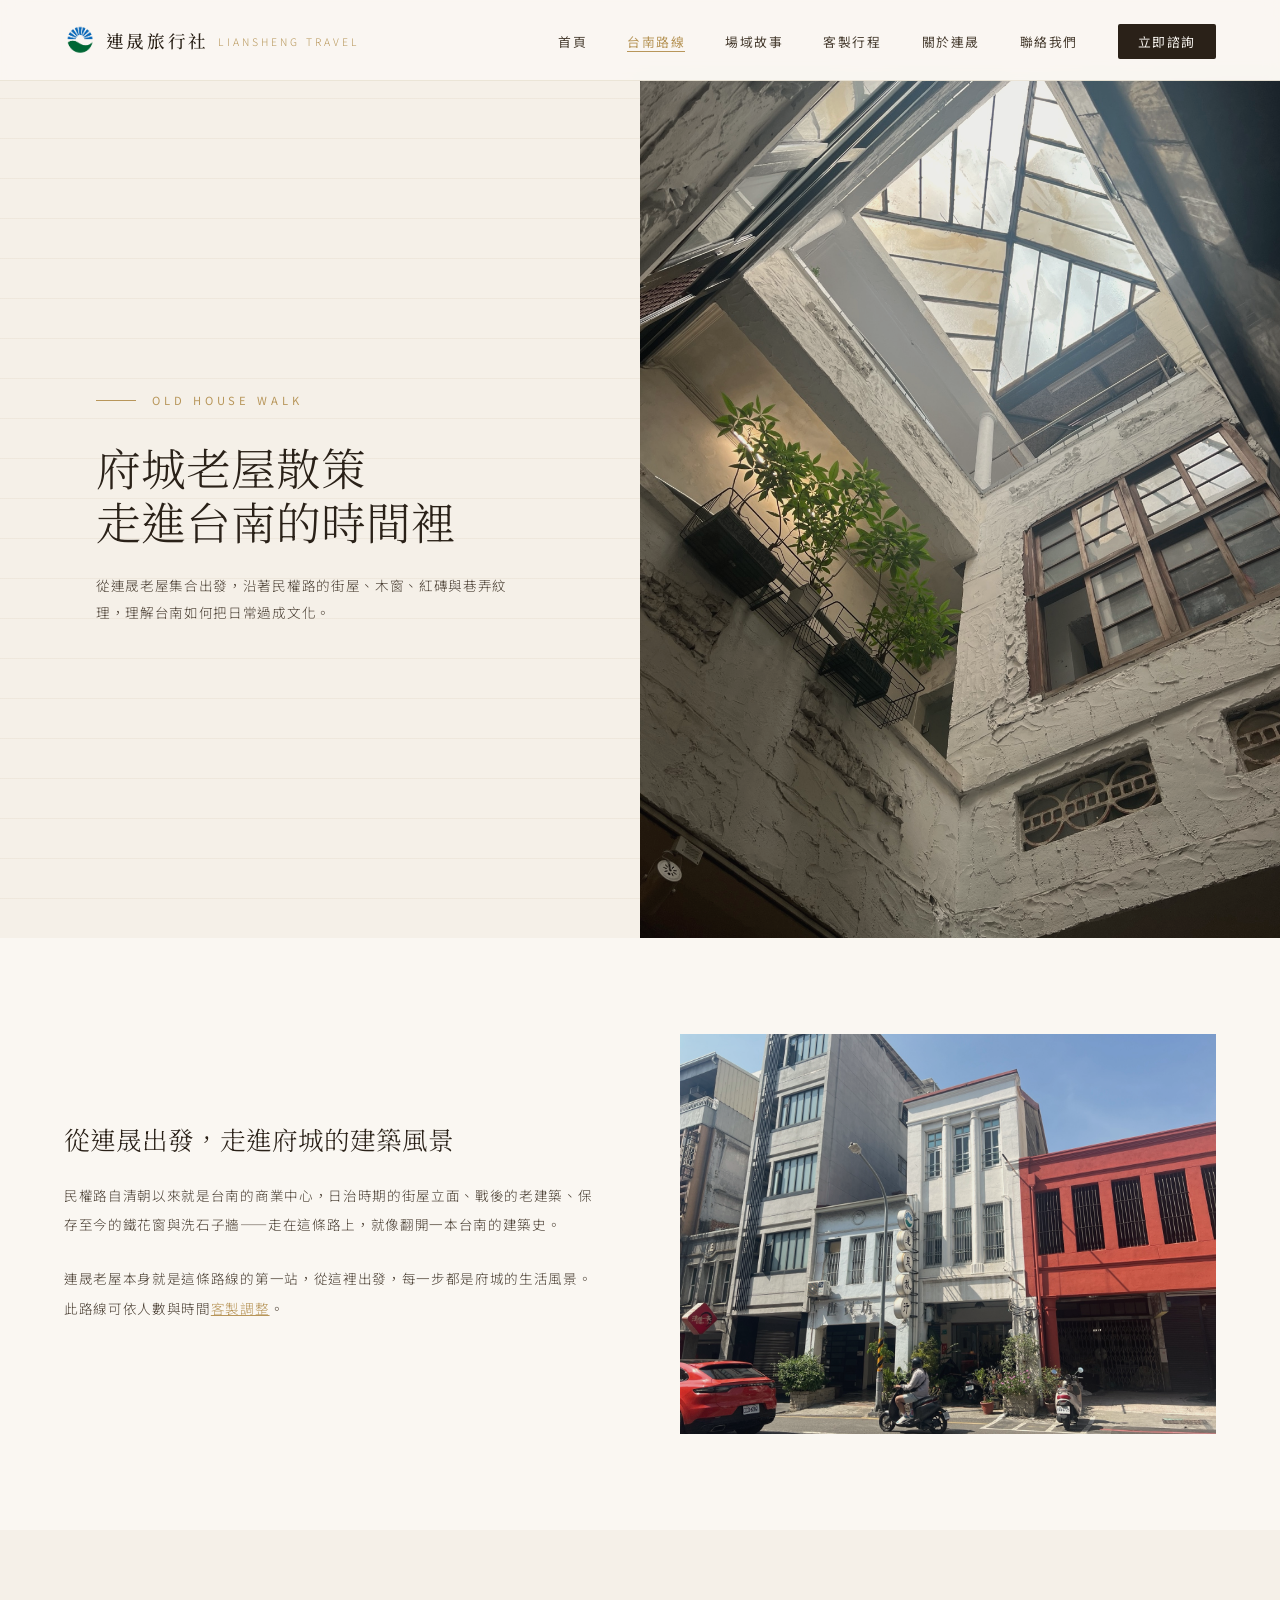
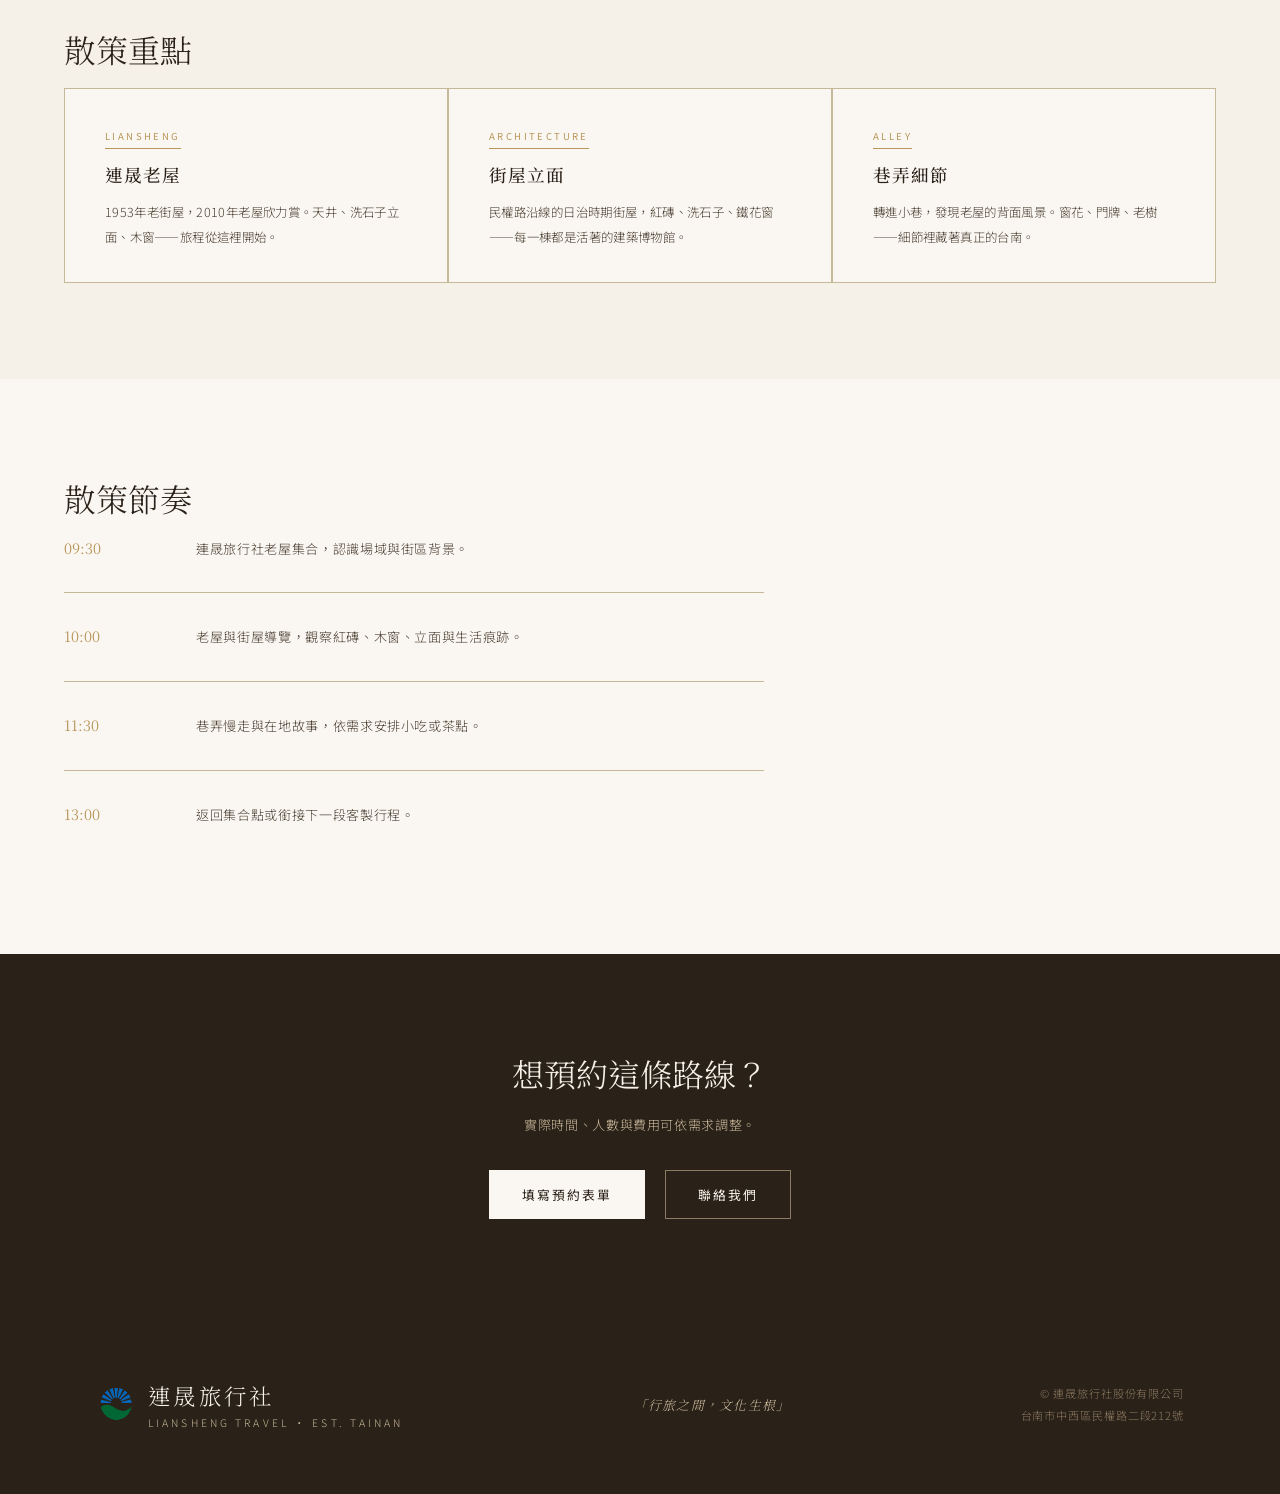
<file: route-old-house.html>
<!DOCTYPE html>
<html lang="zh-TW">
<head>
<meta charset="UTF-8">
<meta name="viewport" content="width=device-width, initial-scale=1.0">
<title>府城老屋散策｜連晟旅行社</title>
<meta name="description" content="府城老屋散策行程介紹，從連晟老屋出發認識台南街區、建築與巷弄文化。">
<link rel="preconnect" href="https://fonts.googleapis.com">
<link href="https://fonts.googleapis.com/css2?family=Noto+Serif+TC:wght@300;400;500;700&family=Noto+Sans+TC:wght@300;400;500&family=Playfair+Display:ital,wght@0,400;0,700;1,400&display=swap" rel="stylesheet">
<link rel="stylesheet" href="assets/css/styles.css">
<link rel="icon" type="image/x-icon" href="assets/images/favicon_io/favicon.ico">
<link rel="icon" type="image/png" sizes="32x32" href="assets/images/favicon_io/favicon-32x32.png">
<link rel="icon" type="image/png" sizes="16x16" href="assets/images/favicon_io/favicon-16x16.png">
<link rel="apple-touch-icon" href="assets/images/favicon_io/apple-touch-icon.png">
<meta name="description" content="府城老屋散策——從連晟老屋出發，沿民權路走進府城的時間軸。紅磚、木窗、天井，在建築細節裡讀懂台南。">
<meta name="keywords" content="府城老屋散策,台南老屋導覽,民權路老街屋,連晟老屋">
<meta property="og:title" content="府城老屋散策｜連晟旅行社">
<meta property="og:description" content="從連晟老屋出發，沿民權路走進府城的時間軸。在建築細節裡讀懂台南的生活尺度。">
<meta property="og:type" content="website">
<meta property="og:locale" content="zh_TW">
</head>
<body>

<nav class="nav">
  <a href="index.html" class="nav-logo">
    <img src="assets/images/logo300x300.png" alt="" class="nav-logo-icon">
    連晟旅行社
    <span>LIANSHENG TRAVEL</span>
  </a>
  <button class="burger" aria-label="選單" aria-expanded="false">
    <span></span><span></span><span></span>
  </button>
  <ul class="nav-links">
    <li><a href="index.html">首頁</a></li>
    <li><a href="routes.html" class="active">台南路線</a></li>
    <li><a href="space-story.html">場域故事</a></li>
    <li><a href="custom-trip.html">客製行程</a></li>
    <li><a href="about.html">關於連晟</a></li>
    <li><a href="contact.html">聯絡我們</a></li>
    <li><a href="custom-trip.html#form" class="nav-cta">立即諮詢</a></li>
  </ul>
</nav>

<main>
<section class="page-hero">
  <div class="page-hero-left">
    <div class="eyebrow">OLD HOUSE WALK</div>
    <h2>府城老屋散策<br>走進台南的時間裡</h2>
    <p>從連晟老屋集合出發，沿著民權路的街屋、木窗、紅磚與巷弄紋理，理解台南如何把日常過成文化。</p>
  </div>
  <div class="page-hero-right">
    <img src="assets/images/home/atrium.jpg" alt="府城老屋散策主視覺">
  </div>
</section>

<section class="section animate">
  <div class="container split">
    <div class="prose">
      <h3>從連晟出發，走進府城的建築風景</h3>
      <p>民權路自清朝以來就是台南的商業中心，日治時期的街屋立面、戰後的老建築、保存至今的鐵花窗與洗石子牆——走在這條路上，就像翻開一本台南的建築史。</p>
      <p>連晟老屋本身就是這條路線的第一站，從這裡出發，每一步都是府城的生活風景。此路線可依人數與時間<a href="custom-trip.html#form" style="color:var(--gold);text-decoration:underline;">客製調整</a>。</p>
    </div>
    <img src="assets/images/home/exterior.jpg" alt="連晟老屋外觀街景">
  </div>
</section>

<section class="section alt animate">
  <div class="container">
    <h2 class="section-title">散策重點</h2>
    <div class="cards">
      <article class="route-card animate d1"><div class="card-body"><span class="tag">LIANSHENG</span><h3>連晟老屋</h3><p>1953年老街屋，2010年老屋欣力賞。天井、洗石子立面、木窗——旅程從這裡開始。</p></div></article>
      <article class="route-card animate d2"><div class="card-body"><span class="tag">ARCHITECTURE</span><h3>街屋立面</h3><p>民權路沿線的日治時期街屋，紅磚、洗石子、鐵花窗——每一棟都是活著的建築博物館。</p></div></article>
      <article class="route-card animate d3"><div class="card-body"><span class="tag">ALLEY</span><h3>巷弄細節</h3><p>轉進小巷，發現老屋的背面風景。窗花、門牌、老樹——細節裡藏著真正的台南。</p></div></article>
    </div>
  </div>
</section>

<section class="section animate">
  <div class="container">
    <h2 class="section-title">散策節奏</h2>
    <div class="timeline">
      <div class="time-row"><strong>09:30</strong><span>連晟旅行社老屋集合，認識場域與街區背景。</span></div>
      <div class="time-row"><strong>10:00</strong><span>老屋與街屋導覽，觀察紅磚、木窗、立面與生活痕跡。</span></div>
      <div class="time-row"><strong>11:30</strong><span>巷弄慢走與在地故事，依需求安排小吃或茶點。</span></div>
      <div class="time-row"><strong>13:00</strong><span>返回集合點或銜接下一段客製行程。</span></div>
    </div>
  </div>
</section>

<section class="cta animate">
  <h2>想預約這條路線？</h2>
  <p>實際時間、人數與費用可依需求調整。</p>
  <div class="btn-row"><a class="btn primary" href="custom-trip.html#form">填寫預約表單</a><a class="btn" href="contact.html">聯絡我們</a></div>
</section>
</main>

<footer class="animate">
  <div class="footer-logo">
    <img src="assets/images/logo300x300.png" alt="" class="footer-logo-icon">
    <div>連晟旅行社<span>LIANSHENG TRAVEL · EST. TAINAN</span></div>
  </div>
  <div class="footer-tagline">「行旅之間，文化生根」</div>
  <div class="footer-copy">© 連晟旅行社股份有限公司<br>台南市中西區民權路二段212號</div>
</footer>

<script src="assets/js/script.js"></script>
</body>
</html>
</file>
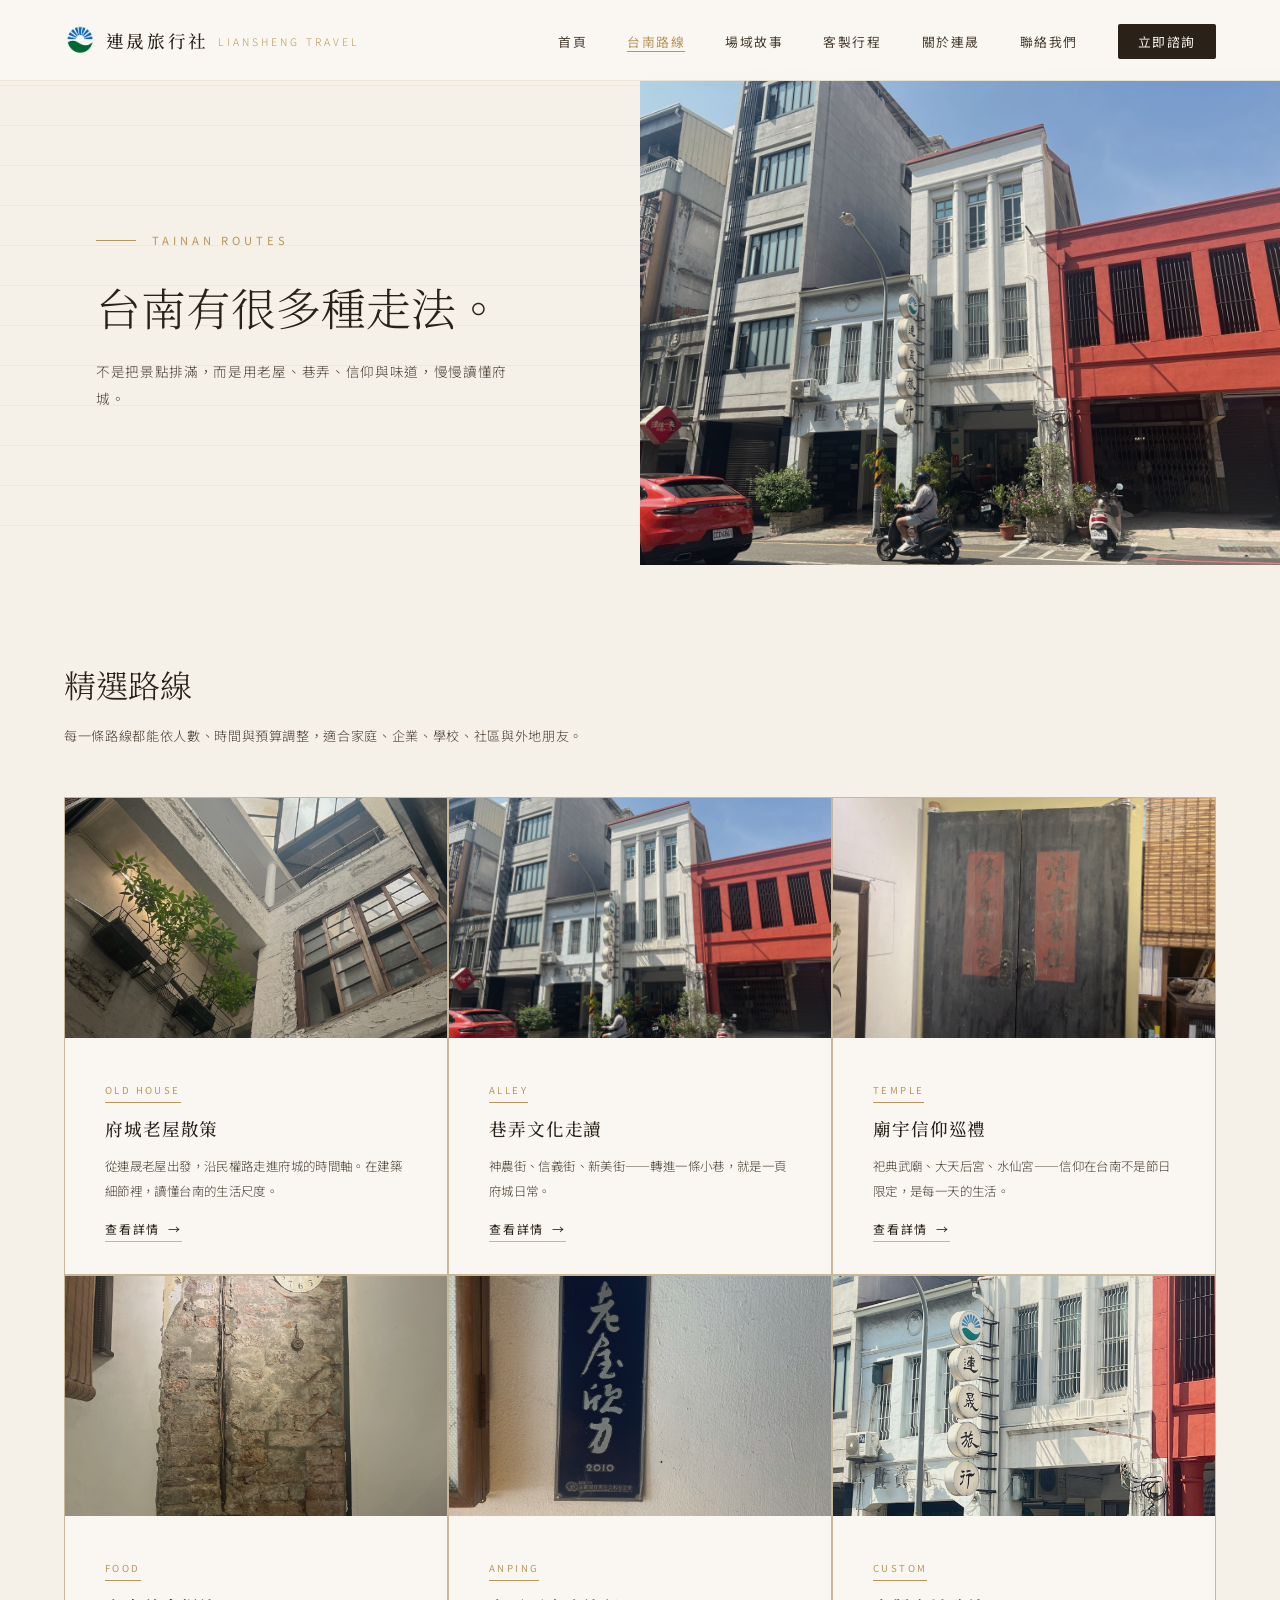
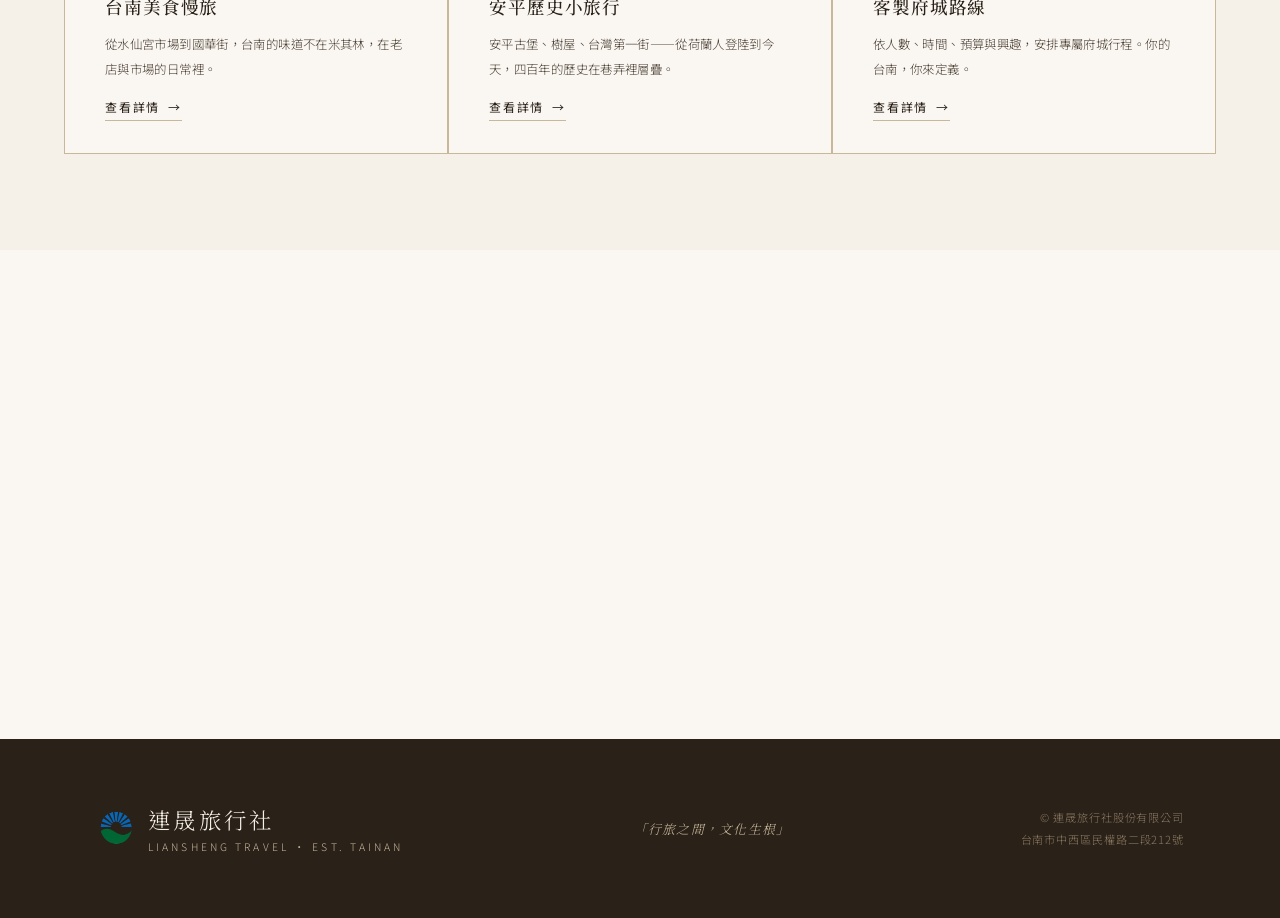
<file: routes.html>
<!DOCTYPE html>
<html lang="zh-TW">
<head>
<meta charset="UTF-8">
<meta name="viewport" content="width=device-width, initial-scale=1.0">
<title>台南路線｜連晟旅行社</title>
<meta name="description" content="連晟旅行社台南路線總覽，包含老屋散策、巷弄文化、廟宇信仰、美食慢旅與安平歷史。">
<link rel="preconnect" href="https://fonts.googleapis.com">
<link href="https://fonts.googleapis.com/css2?family=Noto+Serif+TC:wght@300;400;500;700&family=Noto+Sans+TC:wght@300;400;500&family=Playfair+Display:ital,wght@0,400;0,700;1,400&display=swap" rel="stylesheet">
<link rel="stylesheet" href="assets/css/styles.css">
<link rel="icon" type="image/x-icon" href="assets/images/favicon_io/favicon.ico">
<link rel="icon" type="image/png" sizes="32x32" href="assets/images/favicon_io/favicon-32x32.png">
<link rel="icon" type="image/png" sizes="16x16" href="assets/images/favicon_io/favicon-16x16.png">
<link rel="apple-touch-icon" href="assets/images/favicon_io/apple-touch-icon.png">
<meta name="description" content="連晟旅行社台南路線總覽：府城老屋散策、巷弄文化走讀、廟宇信仰巡禮、美食慢旅、安平歷史小旅行與客製府城路線。">
<meta name="keywords" content="台南路線,府城導覽,台南深度旅遊,台南散步路線,台南小旅行">
<meta property="og:title" content="台南路線總覽｜連晟旅行社">
<meta property="og:description" content="台南有很多種走法——老屋、巷弄、信仰、味道、歷史，六條路線讀懂府城。">
<meta property="og:type" content="website">
<meta property="og:locale" content="zh_TW">
<script type="application/ld+json">{"@context":"https://schema.org","@type":"BreadcrumbList","itemListElement":[{"@type":"ListItem","position":1,"name":"首頁","item":"https://skylark.tw/index.html"},{"@type":"ListItem","position":2,"name":"台南路線","item":"https://skylark.tw/routes.html"}]}</script>
</head>
<body>

<nav class="nav">
  <a href="index.html" class="nav-logo">
    <img src="assets/images/logo300x300.png" alt="" class="nav-logo-icon">
    連晟旅行社
    <span>LIANSHENG TRAVEL</span>
  </a>
  <button class="burger" aria-label="選單" aria-expanded="false">
    <span></span><span></span><span></span>
  </button>
  <ul class="nav-links">
    <li><a href="index.html">首頁</a></li>
    <li><a href="routes.html" class="active">台南路線</a></li>
    <li><a href="space-story.html">場域故事</a></li>
    <li><a href="custom-trip.html">客製行程</a></li>
    <li><a href="about.html">關於連晟</a></li>
    <li><a href="contact.html">聯絡我們</a></li>
    <li><a href="custom-trip.html#form" class="nav-cta">立即諮詢</a></li>
  </ul>
</nav>

<main>
<section class="page-hero">
  <div class="page-hero-left">
    <div class="eyebrow">TAINAN ROUTES</div>
    <h2>台南有很多種走法。</h2>
    <p>不是把景點排滿，而是用老屋、巷弄、信仰與味道，慢慢讀懂府城。</p>
  </div>
  <div class="page-hero-right">
    <img src="assets/images/home/exterior.jpg" alt="連晟旅行社所在街區外觀">
  </div>
</section>

<section class="section alt animate">
  <div class="container">
    <h2 class="section-title">精選路線</h2>
    <p class="section-sub">每一條路線都能依人數、時間與預算調整，適合家庭、企業、學校、社區與外地朋友。</p>
    <div class="cards">
      <article class="route-card animate d1"><img src="assets/images/home/atrium.jpg" alt="老屋天井"><div class="card-body"><span class="tag">OLD HOUSE</span><h3>府城老屋散策</h3><p>從連晟老屋出發，沿民權路走進府城的時間軸。在建築細節裡，讀懂台南的生活尺度。</p><a class="text-link" href="route-old-house.html">查看詳情</a></div></article>
      <article class="route-card animate d2"><img src="assets/images/home/exterior.jpg" alt="台南街屋"><div class="card-body"><span class="tag">ALLEY</span><h3>巷弄文化走讀</h3><p>神農街、信義街、新美街——轉進一條小巷，就是一頁府城日常。</p><a class="text-link" href="route-alley.html">查看詳情</a></div></article>
      <article class="route-card animate d3"><img src="assets/images/home/cabinet.jpg" alt="老木櫃與書法"><div class="card-body"><span class="tag">TEMPLE</span><h3>廟宇信仰巡禮</h3><p>祀典武廟、大天后宮、水仙宮——信仰在台南不是節日限定，是每一天的生活。</p><a class="text-link" href="route-temple.html">查看詳情</a></div></article>
      <article class="route-card animate d4"><img src="assets/images/home/brick-clock.jpg" alt="紅磚牆與老時鐘"><div class="card-body"><span class="tag">FOOD</span><h3>台南美食慢旅</h3><p>從水仙宮市場到國華街，台南的味道不在米其林，在老店與市場的日常裡。</p><a class="text-link" href="route-food.html">查看詳情</a></div></article>
      <article class="route-card animate d5"><img src="assets/images/home/tile-pillar.jpg" alt="綠色磁磚柱"><div class="card-body"><span class="tag">ANPING</span><h3>安平歷史小旅行</h3><p>安平古堡、樹屋、台灣第一街——從荷蘭人登陸到今天，四百年的歷史在巷弄裡層疊。</p><a class="text-link" href="route-anping.html">查看詳情</a></div></article>
      <article class="route-card animate d6"><img src="assets/images/home/sign-close.jpg" alt="連晟招牌"><div class="card-body"><span class="tag">CUSTOM</span><h3>客製府城路線</h3><p>依人數、時間、預算與興趣，安排專屬府城行程。你的台南，你來定義。</p><a class="text-link" href="route-custom.html">查看詳情</a></div></article>
    </div>
  </div>
</section>

<section class="feature-strip animate">
  <article class="feature-card animate d1"><div class="icon"><span class="icon icon-gold" style="font-size:1.6rem">signpost</span></div><div><h3>在地導覽</h3><p>熟悉街區脈絡。</p></div></article><article class="feature-card animate d2"><div class="icon"><span class="icon icon-gold" style="font-size:1.6rem">groups</span></div><div><h3>小團精緻</h3><p>節奏自在舒適。</p></div></article><article class="feature-card animate d3"><div class="icon"><span class="icon icon-gold" style="font-size:1.6rem">edit_note</span></div><div><h3>客製規劃</h3><p>彈性安排路線。</p></div></article><article class="feature-card animate d4"><div class="icon"><span class="icon icon-gold" style="font-size:1.6rem">cottage</span></div><div><h3>老屋集合</h3><p>旅行從空間開始。</p></div></article>
</section>

<section class="cta animate">
  <h2>還不確定適合哪條路線？</h2>
  <p>告訴我們你的時間、人數與想看的台南樣貌，連晟會協助安排。</p>
  <div class="btn-row"><a class="btn primary" href="custom-trip.html#form">客製諮詢</a><a class="btn" href="contact.html">聯絡我們</a></div>
</section>
</main>

<footer>
  <div class="footer-logo">
    <img src="assets/images/logo300x300.png" alt="" class="footer-logo-icon">
    <div>連晟旅行社<span>LIANSHENG TRAVEL · EST. TAINAN</span></div>
  </div>
  <div class="footer-tagline">「行旅之間，文化生根」</div>
  <div class="footer-copy">© 連晟旅行社股份有限公司<br>台南市中西區民權路二段212號</div>
</footer>

<script src="assets/js/script.js"></script>
</body>
</html>
</file>
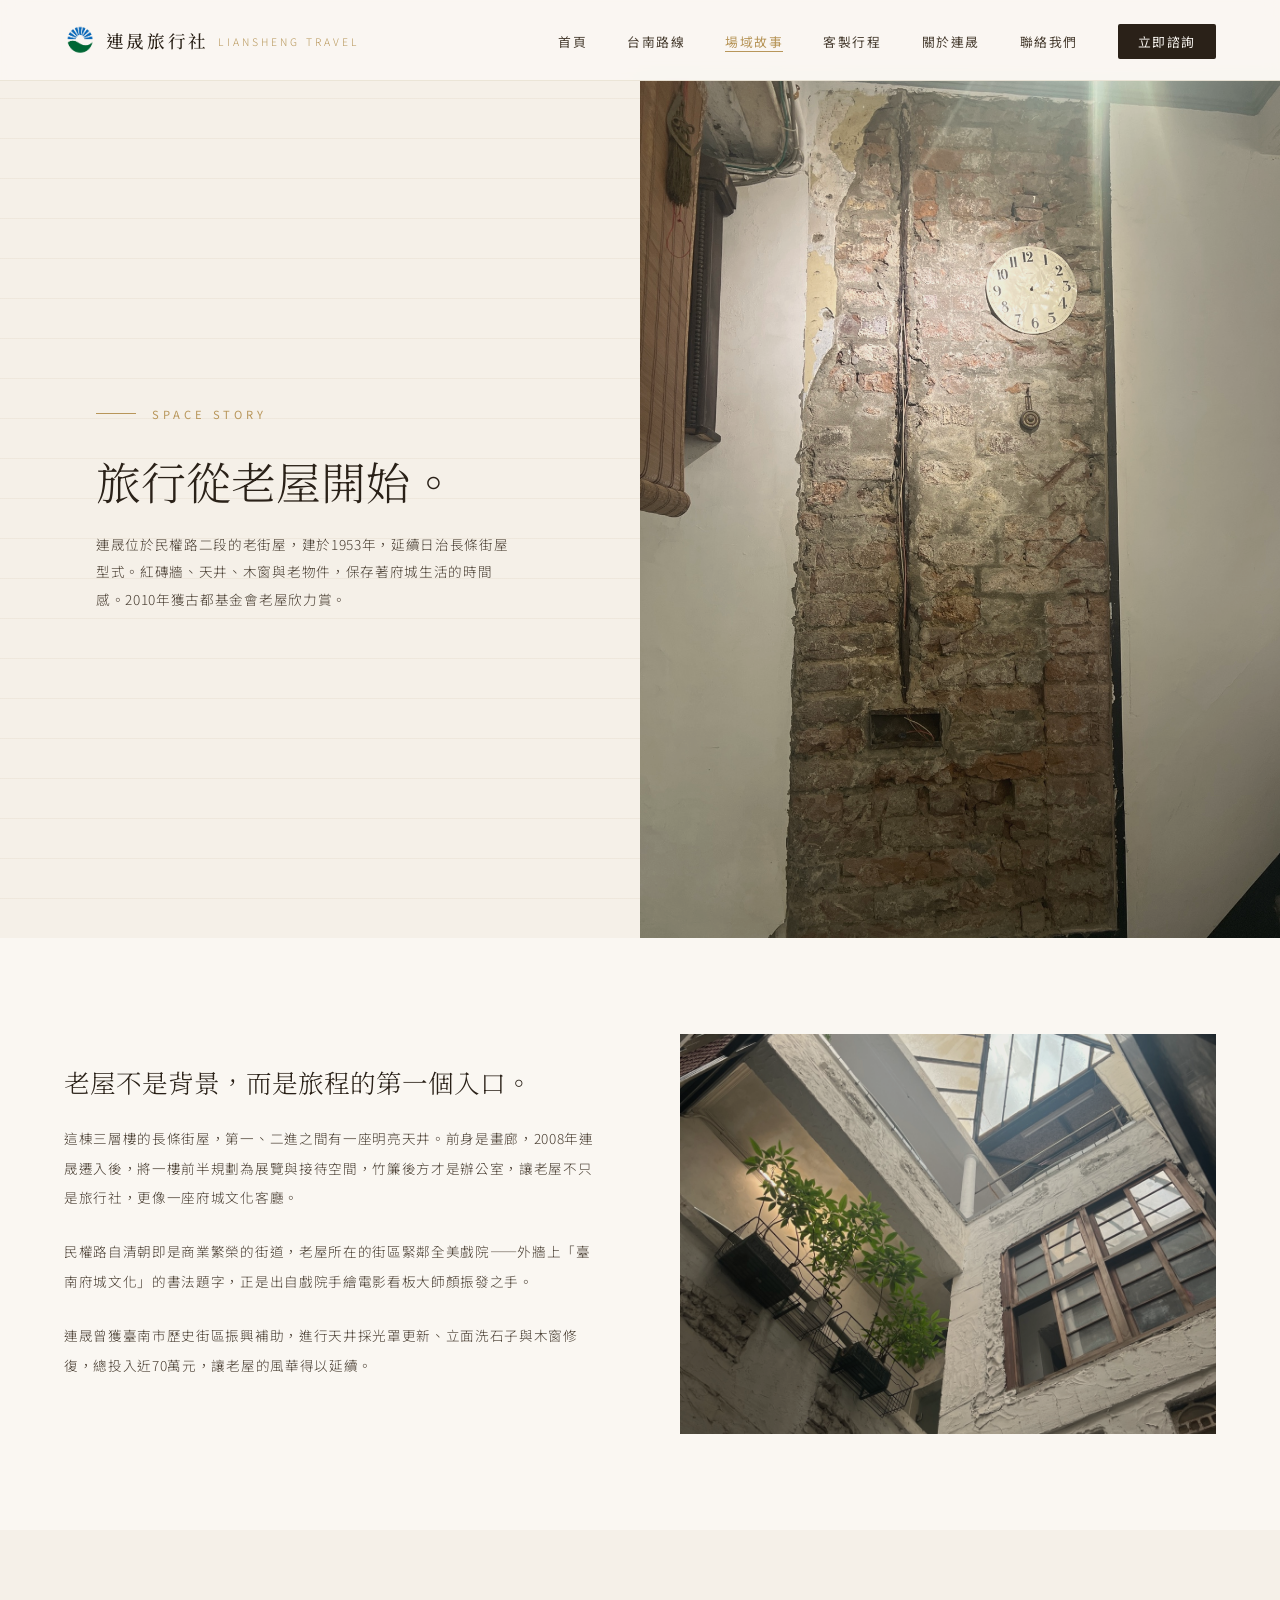
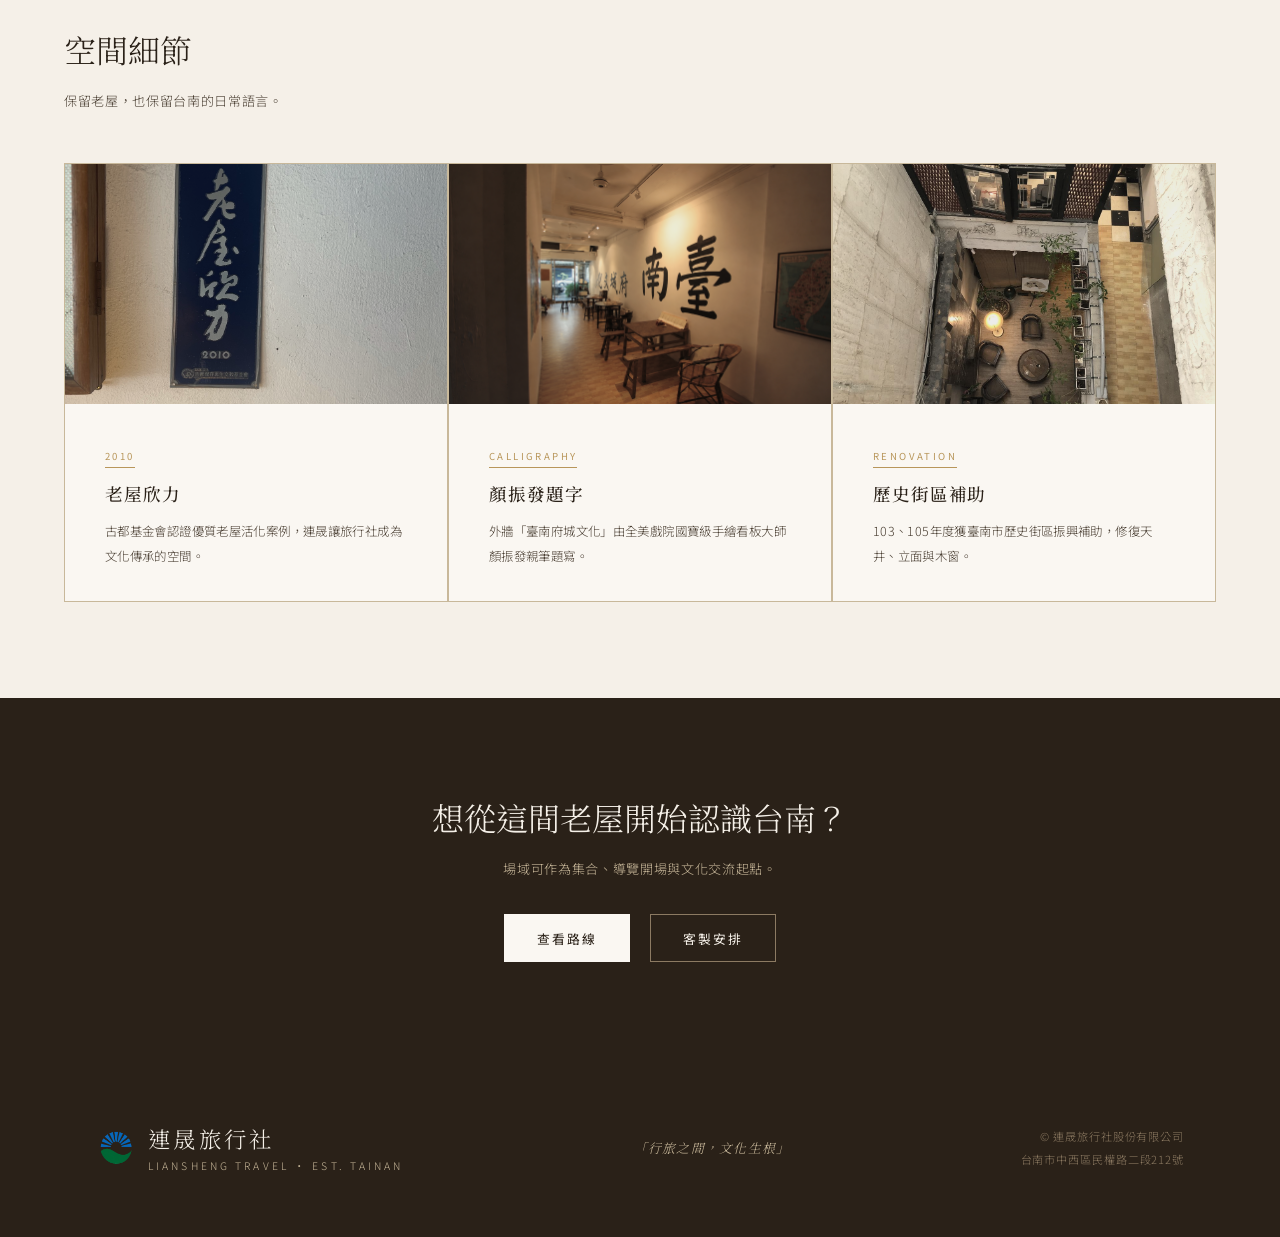
<file: space-story.html>
<!DOCTYPE html>
<html lang="zh-TW">

<head>
  <meta charset="UTF-8">
  <meta name="viewport" content="width=device-width, initial-scale=1.0">
  <title>場域故事｜連晟旅行社</title>
  <meta name="description" content="認識連晟旅行社的老屋場域、紅磚牆、天井、木窗與台南文化故事。">
  <link rel="preconnect" href="https://fonts.googleapis.com">
  <link
    href="https://fonts.googleapis.com/css2?family=Noto+Serif+TC:wght@300;400;500;700&family=Noto+Sans+TC:wght@300;400;500&family=Playfair+Display:ital,wght@0,400;0,700;1,400&display=swap"
    rel="stylesheet">
  <link rel="stylesheet" href="assets/css/styles.css">
  <link rel="icon" type="image/x-icon" href="assets/images/favicon_io/favicon.ico">
  <link rel="icon" type="image/png" sizes="32x32" href="assets/images/favicon_io/favicon-32x32.png">
  <link rel="icon" type="image/png" sizes="16x16" href="assets/images/favicon_io/favicon-16x16.png">
  <link rel="apple-touch-icon" href="assets/images/favicon_io/apple-touch-icon.png">
  <meta name="description" content="認識連晟旅行社的老屋場域——1953年落成老街屋，延續日治長條街屋型式。獲2010年老屋欣力賞，顏振發題字。">
  <meta name="keywords" content="連晟老屋,老屋欣力賞,台南老屋,顏振發,民權路老街屋">
  <meta property="og:title" content="場域故事｜連晟旅行社">
  <meta property="og:description" content="旅行從老屋開始——1953年老街屋，天井、紅磚、木窗。老屋不是背景，是旅程的第一個入口。">
  <meta property="og:type" content="website">
  <meta property="og:locale" content="zh_TW">
</head>

<body>

  <nav class="nav">
    <a href="index.html" class="nav-logo">
      <img src="assets/images/logo300x300.png" alt="" class="nav-logo-icon">
      連晟旅行社
      <span>LIANSHENG TRAVEL</span>
    </a>
    <button class="burger" aria-label="選單" aria-expanded="false">
      <span></span><span></span><span></span>
    </button>
    <ul class="nav-links">
      <li><a href="index.html">首頁</a></li>
      <li><a href="routes.html">台南路線</a></li>
      <li><a href="space-story.html" class="active">場域故事</a></li>
      <li><a href="custom-trip.html">客製行程</a></li>
      <li><a href="about.html">關於連晟</a></li>
      <li><a href="contact.html">聯絡我們</a></li>
      <li><a href="custom-trip.html#form" class="nav-cta">立即諮詢</a></li>
    </ul>
  </nav>

  <main>
    <section class="page-hero">
      <div class="page-hero-left">
        <div class="eyebrow">SPACE STORY</div>
        <h2>旅行從老屋開始。</h2>
        <p>連晟位於民權路二段的老街屋，建於1953年，延續日治長條街屋型式。紅磚牆、天井、木窗與老物件，保存著府城生活的時間感。2010年獲古都基金會老屋欣力賞。</p>
      </div>
      <div class="page-hero-right">
        <img src="assets/images/home/brick-clock.jpg" alt="連晟老屋紅磚牆與老時鐘">
      </div>
    </section>

    <section class="section animate">
      <div class="container split">
        <div class="prose">
          <h3>老屋不是背景，而是旅程的第一個入口。</h3>
          <p>這棟三層樓的長條街屋，第一、二進之間有一座明亮天井。前身是畫廊，2008年連晟遷入後，將一樓前半規劃為展覽與接待空間，竹簾後方才是辦公室，讓老屋不只是旅行社，更像一座府城文化客廳。</p>
          <p>民權路自清朝即是商業繁榮的街道，老屋所在的街區緊鄰全美戲院——外牆上「臺南府城文化」的書法題字，正是出自戲院手繪電影看板大師顏振發之手。</p>
          <p>連晟曾獲臺南市歷史街區振興補助，進行天井採光罩更新、立面洗石子與木窗修復，總投入近70萬元，讓老屋的風華得以延續。</p>
        </div>
        <img src="assets/images/home/atrium.jpg" alt="老屋天井與木窗">
      </div>
    </section>

    <section class="section alt animate">
      <div class="container">
        <h2 class="section-title">空間細節</h2>
        <p class="section-sub">保留老屋，也保留台南的日常語言。</p>
        <div class="cards">
          <article class="story-card animate d1"><img src="assets/images/home/tile-pillar.jpg" alt="紅磚時光">
            <div class="card-body"><span class="tag">2010</span>
              <h3>老屋欣力</h3>
              <p>古都基金會認證優質老屋活化案例，連晟讓旅行社成為文化傳承的空間。</p>
            </div>
          </article>
          <article class="story-card animate d2"><img src="assets/images/home/tainan-cultural-space.png" alt="老家具與對聯">
            <div class="card-body"><span class="tag">CALLIGRAPHY</span>
              <h3>顏振發題字</h3>
              <p>外牆「臺南府城文化」由全美戲院國寶級手繪看板大師顏振發親筆題寫。</p>
            </div>
          </article>
          <article class="story-card animate d3"><img src="assets/images/liansheng-atrium-space.jpg" alt="綠色馬賽克磁磚">
            <div class="card-body"><span class="tag">RENOVATION</span>
              <h3>歷史街區補助</h3>
              <p>103、105年度獲臺南市歷史街區振興補助，修復天井、立面與木窗。</p>
            </div>
          </article>
        </div>
      </div>
    </section>

    <section class="cta animate">
      <h2>想從這間老屋開始認識台南？</h2>
      <p>場域可作為集合、導覽開場與文化交流起點。</p>
      <div class="btn-row"><a class="btn primary" href="routes.html">查看路線</a><a class="btn"
          href="custom-trip.html">客製安排</a></div>
    </section>
  </main>

  <footer class="animate">
    <div class="footer-logo">
      <img src="assets/images/logo300x300.png" alt="" class="footer-logo-icon">
      <div>連晟旅行社<span>LIANSHENG TRAVEL · EST. TAINAN</span></div>
    </div>
    <div class="footer-tagline">「行旅之間，文化生根」</div>
    <div class="footer-copy">© 連晟旅行社股份有限公司<br>台南市中西區民權路二段212號</div>
  </footer>

  <script src="assets/js/script.js"></script>
</body>

</html>
</file>
<file: assets/css/styles.css>
@import url("https://fonts.googleapis.com/css2?family=Material+Symbols+Outlined:opsz,wght,FILL,GRAD@20..48,100..700,0..1,-50..200");
  *, *::before, *::after { box-sizing: border-box; margin: 0; padding: 0; }

  :root {
    --cream: #F5F0E8;
    --warm-white: #FAF7F2;
    --stone: #C8B89A;
    --stone-dark: #8C7A62;
    --ink: #2A2118;
    --ink-light: #4A3F33;
    --marble-dark: #1C1C1C;
    --gold: #B8965A;
    --gold-light: #D4B07A;
    --bamboo: #7A8C5A;
    --rust: #8C4A2A;
    --font-serif: 'Noto Serif TC', 'Playfair Display', serif;
    --font-sans: 'Noto Sans TC', sans-serif;
  }

  html { scroll-behavior: smooth; }

  body {
    background-color: var(--warm-white);
    color: var(--ink);
    font-family: var(--font-sans);
    font-weight: 300;
    overflow-x: hidden;
  }

  /* ── NAV ── */
  nav {
    position: fixed;
    top: 0; left: 0; right: 0;
    z-index: 100;
    display: flex;
    align-items: center;
    justify-content: space-between;
    padding: 1.5rem 4rem;
    background: rgba(250, 247, 242, 0.92);
    backdrop-filter: blur(8px);
    border-bottom: 0.5px solid rgba(200, 184, 154, 0.3);
  }

  .nav-logo {
    font-family: var(--font-serif);
    font-weight: 500;
    font-size: 1.1rem;
    letter-spacing: 0.15em;
    color: var(--ink);
    text-decoration: none;
    display: flex;
    align-items: center;
    gap: 0.6rem;
  }

  .nav-logo-icon {
    width: 32px;
    height: 32px;
    object-fit: contain;
    flex-shrink: 0;
  }

  .nav-logo span {
    color: var(--gold);
    display: block;
    font-size: 0.65rem;
    font-weight: 300;
    letter-spacing: 0.3em;
    margin-top: 2px;
    font-family: var(--font-sans);
  }

  .nav-links {
    display: flex;
    gap: 2.5rem;
    list-style: none;
  }

  .nav-links a {
    text-decoration: none;
    color: var(--ink-light);
    font-size: 0.8rem;
    letter-spacing: 0.12em;
    font-weight: 400;
    transition: color 0.3s;
  }

  .nav-links a:hover { color: var(--gold); }
  .nav-links a.active { color: var(--gold); border-bottom: 0.5px solid var(--gold); }

  .nav-cta {
    background: var(--ink);
    color: var(--warm-white) !important;
    padding: 0.5rem 1.25rem;
    border-radius: 2px;
    transition: background 0.3s;
    font-weight: 400;
  }

  .nav-cta:hover {
    background: var(--ink-light) !important;
    color: var(--warm-white) !important;
  }

  .burger {
    display: none;
    background: none;
    border: none;
    cursor: pointer;
    padding: 0.4rem;
    z-index: 101;
  }

  /* ── HERO ── */
  .hero {
    min-height: 100vh;
    display: grid;
    grid-template-columns: 1fr 1fr;
    position: relative;
    padding-top: 80px;
  }

  .hero-left {
    background-color: var(--cream);
    display: flex;
    flex-direction: column;
    justify-content: center;
    padding: 6rem 5rem 6rem 6rem;
    position: relative;
    overflow: hidden;
  }

  .hero-left::before {
    content: '';
    position: absolute;
    top: 0; left: 0; right: 0; bottom: 0;
    background-image: repeating-linear-gradient(
      0deg,
      transparent,
      transparent 39px,
      rgba(200, 184, 154, 0.15) 39px,
      rgba(200, 184, 154, 0.15) 40px
    );
  }

  .hero-eyebrow {
    font-size: 0.7rem;
    letter-spacing: 0.35em;
    color: var(--gold);
    font-weight: 400;
    text-transform: uppercase;
    margin-bottom: 2rem;
    position: relative;
    display: flex;
    align-items: center;
    gap: 1rem;
  }

  .hero-eyebrow::before {
    content: '';
    display: inline-block;
    width: 40px;
    height: 0.5px;
    background: var(--gold);
  }

  .hero-title {
    font-family: var(--font-serif);
    font-size: clamp(2.8rem, 5vw, 4.5rem);
    font-weight: 300;
    line-height: 1.2;
    color: var(--ink);
    position: relative;
    margin-bottom: 1.5rem;
  }

  .hero-title em {
    font-style: italic;
    color: var(--gold);
    font-weight: 400;
  }

  .hero-sub {
    font-size: 0.85rem;
    line-height: 2;
    color: var(--ink-light);
    max-width: 380px;
    position: relative;
    margin-bottom: 3rem;
    letter-spacing: 0.05em;
  }

  .hero-cta {
    display: inline-flex;
    align-items: center;
    gap: 1rem;
    text-decoration: none;
    color: var(--ink);
    font-size: 0.8rem;
    letter-spacing: 0.2em;
    font-weight: 400;
    position: relative;
    padding-bottom: 0.5rem;
    border-bottom: 0.5px solid var(--stone);
    transition: all 0.3s;
    width: fit-content;
  }

  .hero-cta:hover {
    color: var(--gold);
    border-bottom-color: var(--gold);
  }

  .hero-cta::after {
    content: '→';
    transition: transform 0.3s;
  }

  .hero-cta:hover::after { transform: translateX(6px); }

  .hero-actions {
    display: flex;
    gap: 2rem;
    position: relative;
  }

  .hero-right {
    position: relative;
    overflow: hidden;
  }

  .hero-img-grid {
    display: grid;
    grid-template-rows: 60% 40%;
    height: 100%;
  }

  .hero-img-top {
    overflow: hidden;
    position: relative;
  }

  .hero-img-top img {
    width: 100%;
    height: 100%;
    object-fit: cover;
    filter: sepia(15%) contrast(0.95) brightness(0.95);
    transition: transform 8s ease;
  }

  .hero:hover .hero-img-top img { transform: scale(1.03); }

  .hero-img-bottom {
    display: grid;
    grid-template-columns: 1fr 1fr;
  }

  .hero-img-small {
    overflow: hidden;
    position: relative;
  }

  .hero-img-small img {
    width: 100%;
    height: 100%;
    object-fit: cover;
    filter: sepia(15%) contrast(0.95) brightness(0.95);
  }

  .hero-img-small:first-child {
    border-right: 2px solid var(--warm-white);
  }

  .hero-year-badge {
    position: absolute;
    bottom: 2rem;
    right: 2rem;
    background: var(--ink);
    color: var(--gold);
    padding: 1rem 1.5rem;
    font-family: var(--font-serif);
    font-size: 0.7rem;
    letter-spacing: 0.2em;
    text-align: center;
    line-height: 2;
  }

  /* ── SECTION: 關於空間 ── */
  .section-about {
    display: grid;
    grid-template-columns: 5fr 7fr;
    min-height: 70vh;
  }

  .about-left {
    background: var(--ink);
    padding: 6rem 4rem;
    display: flex;
    flex-direction: column;
    justify-content: center;
    position: relative;
    overflow: hidden;
  }

  .about-left::after {
    content: '連晟';
    position: absolute;
    bottom: -2rem;
    right: -1rem;
    font-family: var(--font-serif);
    font-size: 12rem;
    color: rgba(255,255,255,0.03);
    font-weight: 700;
    line-height: 1;
    pointer-events: none;
  }

  .section-label {
    font-size: 0.65rem;
    letter-spacing: 0.35em;
    text-transform: uppercase;
    margin-bottom: 2rem;
    display: flex;
    align-items: center;
    gap: 1rem;
  }

  .section-label::before {
    content: '';
    display: inline-block;
    width: 30px;
    height: 0.5px;
    background: currentColor;
  }

  .about-left .section-label { color: var(--stone); }

  .about-heading {
    font-family: var(--font-serif);
    font-size: clamp(1.8rem, 3vw, 2.8rem);
    font-weight: 300;
    line-height: 1.4;
    color: var(--cream);
    margin-bottom: 2rem;
  }

  .about-text {
    font-size: 0.82rem;
    line-height: 2.2;
    color: var(--stone);
    letter-spacing: 0.05em;
  }

  .about-right {
    position: relative;
    overflow: hidden;
    background: var(--cream);
  }

  .about-right img {
    width: 100%;
    height: 100%;
    object-fit: cover;
    filter: sepia(20%) contrast(0.9) brightness(0.98);
  }

  .about-overlay {
    position: absolute;
    bottom: 3rem;
    left: 3rem;
    background: var(--warm-white);
    padding: 1.5rem 2rem;
    border-left: 2px solid var(--gold);
    max-width: 280px;
  }

  .about-overlay-title {
    font-family: var(--font-serif);
    font-size: 0.8rem;
    letter-spacing: 0.1em;
    color: var(--ink);
    margin-bottom: 0.5rem;
    font-weight: 500;
  }

  .about-overlay-text {
    font-size: 0.72rem;
    color: var(--ink-light);
    line-height: 1.8;
    letter-spacing: 0.03em;
  }

  /* ── SECTION: 特色 ── */
  .section-features {
    padding: 7rem 6rem;
    background: var(--warm-white);
  }

  .features-header {
    display: flex;
    align-items: flex-end;
    justify-content: space-between;
    margin-bottom: 5rem;
  }

  .features-title {
    font-family: var(--font-serif);
    font-size: clamp(1.8rem, 3vw, 2.8rem);
    font-weight: 300;
    line-height: 1.3;
    color: var(--ink);
    max-width: 500px;
  }

  .features-title em {
    font-style: italic;
    color: var(--gold);
  }

  .features-link {
    text-decoration: none;
    color: var(--stone-dark);
    font-size: 0.75rem;
    letter-spacing: 0.2em;
    border-bottom: 0.5px solid var(--stone);
    padding-bottom: 0.3rem;
    transition: color 0.3s;
    flex-shrink: 0;
  }

  .features-link:hover { color: var(--gold); }

  .features-grid {
    display: grid;
    grid-template-columns: repeat(4, 1fr);
    gap: 0;
    border: 0.5px solid var(--stone);
  }

  .feature-item {
    padding: 3rem 2.5rem;
    border-right: 0.5px solid var(--stone);
    transition: background 0.4s;
    position: relative;
    overflow: hidden;
    text-decoration: none;
    color: inherit;
    display: block;
  }

  .feature-item:last-child { border-right: none; }

  .feature-item::before {
    content: '';
    position: absolute;
    top: 0; left: 0;
    width: 100%;
    height: 2px;
    background: var(--gold);
    transform: scaleX(0);
    transform-origin: left;
    transition: transform 0.4s;
  }

  .feature-item:hover { background: var(--cream); }
  .feature-item:hover::before { transform: scaleX(1); }

  .feature-num {
    font-family: var(--font-serif);
    font-size: 2.5rem;
    font-weight: 300;
    color: rgba(200,184,154,0.4);
    margin-bottom: 1.5rem;
    line-height: 1;
  }

  .feature-name {
    font-family: var(--font-serif);
    font-size: 1.1rem;
    font-weight: 500;
    color: var(--ink);
    margin-bottom: 1rem;
    letter-spacing: 0.05em;
  }

  .feature-desc {
    font-size: 0.78rem;
    line-height: 2;
    color: var(--ink-light);
    letter-spacing: 0.03em;
  }

  /* ── SECTION: 空間圖片 ── */
  .section-gallery {
    display: grid;
    grid-template-columns: 3fr 2fr;
    height: 60vh;
  }

  .gallery-main {
    overflow: hidden;
    position: relative;
  }

  .gallery-main img {
    width: 100%;
    height: 100%;
    object-fit: cover;
    filter: sepia(15%) contrast(0.95) brightness(0.95);
    transition: transform 6s ease;
  }

  .gallery-main:hover img { transform: scale(1.04); }

  .gallery-side {
    display: flex;
    flex-direction: column;
  }

  .gallery-side-img {
    flex: 1;
    overflow: hidden;
    position: relative;
  }

  .gallery-side-img img {
    width: 100%;
    height: 100%;
    object-fit: cover;
    filter: sepia(15%) contrast(0.95) brightness(0.95);
    transition: transform 6s ease;
  }

  .gallery-side-img:hover img { transform: scale(1.04); }

  .gallery-side-img + .gallery-side-img {
    border-top: 2px solid var(--warm-white);
  }

  /* ── SECTION: 地址/聯絡 ── */
  .section-contact {
    display: flex;
    flex-direction: column;
  }

  .contact-info {
    padding: 6rem 6rem;
    background: var(--cream);
    display: flex;
    flex-direction: column;
    justify-content: center;
    align-items: center;
  }

  .contact-info .section-label,
  .contact-heading,
  .contact-details,
  .contact-actions {
    width: 100%;
    max-width: 1200px;
  }

  .contact-info .section-label { color: var(--stone-dark); }

  .contact-heading {
    font-family: var(--font-serif);
    font-size: clamp(1.5rem, 2.5vw, 2.2rem);
    font-weight: 300;
    color: var(--ink);
    margin-bottom: 2.5rem;
    line-height: 1.4;
  }

  .contact-details {
    display: flex;
    flex-direction: column;
    gap: 1.5rem;
  }

  .contact-row {
    display: flex;
    flex-direction: column;
    gap: 0.3rem;
    padding-bottom: 1.5rem;
    border-bottom: 0.5px solid var(--stone);
  }

  .contact-row:last-child { border-bottom: none; }

  .contact-label {
    font-size: 0.65rem;
    letter-spacing: 0.3em;
    color: var(--stone-dark);
    text-transform: uppercase;
    font-weight: 400;
  }

  .contact-value {
    font-family: var(--font-serif);
    font-size: 0.95rem;
    color: var(--ink);
    font-weight: 400;
    letter-spacing: 0.05em;
  }

  .contact-actions {
    display: flex;
    gap: 1.25rem;
    margin-top: 2.5rem;
    flex-wrap: wrap;
  }

  .contact-btn {
    display: inline-flex;
    align-items: center;
    gap: 0.6rem;
    padding: 0.85rem 2rem;
    font-size: 0.8rem;
    letter-spacing: 0.15em;
    text-decoration: none;
    border: 0.5px solid var(--stone-dark);
    transition: all 0.3s;
    font-family: var(--font-sans);
    font-weight: 400;
    cursor: pointer;
  }

  .contact-btn {
    background: var(--ink);
    color: var(--warm-white);
  }

  .contact-btn:hover {
    background: var(--ink-light);
  }

  .contact-btn.outline {
    background: transparent;
    color: var(--ink);
  }

  .contact-btn.outline:hover {
    background: var(--cream);
  }

  .contact-map {
    position: relative;
    overflow: hidden;
    background: var(--ink);
    height: 60vh;
    min-height: 460px;
  }

  .contact-map iframe {
    width: 100%;
    height: 100%;
    border: none;
    filter: sepia(30%) contrast(0.9) brightness(0.8);
    min-height: 400px;
  }

  /* ── FOOTER ── */
  footer {
    background: var(--ink);
    padding: 4rem 6rem;
    display: flex;
    align-items: center;
    justify-content: space-between;
  }

  .footer-logo {
    font-family: var(--font-serif);
    font-size: 1.4rem;
    font-weight: 300;
    color: var(--cream);
    letter-spacing: 0.15em;
    display: flex;
    align-items: center;
    gap: 0.75rem;
  }

  .footer-logo-icon {
    width: 40px;
    height: 40px;
    object-fit: contain;
    flex-shrink: 0;
  }

  .footer-logo span {
    display: block;
    font-family: var(--font-sans);
    font-size: 0.65rem;
    color: var(--stone);
    letter-spacing: 0.3em;
    margin-top: 4px;
    font-weight: 300;
  }

  .footer-tagline {
    font-family: var(--font-serif);
    font-size: 0.8rem;
    color: var(--stone);
    letter-spacing: 0.1em;
    font-style: italic;
    text-align: center;
  }

  .footer-copy {
    font-size: 0.7rem;
    color: var(--stone-dark);
    letter-spacing: 0.08em;
    text-align: right;
    line-height: 2;
  }

  /* ── ANIMATION ── */
  @keyframes fadeUp {
    from { opacity: 0; transform: translateY(30px); }
    to { opacity: 1; transform: translateY(0); }
  }

  .hero-eyebrow { animation: fadeUp 0.8s ease 0.2s both; }
  .hero-title { animation: fadeUp 0.8s ease 0.4s both; }
  .hero-sub { animation: fadeUp 0.8s ease 0.6s both; }
  .hero-cta { animation: fadeUp 0.8s ease 0.8s both; }

  /* ── 內頁 page-hero 載入動畫 ── */
  .page-hero .eyebrow { animation: fadeUp 0.8s ease 0.2s both; }
  .page-hero h2 { animation: fadeUp 0.8s ease 0.4s both; }
  .page-hero p { animation: fadeUp 0.8s ease 0.6s both; }

  /* ── 滾動觸發動畫 ── */
  .animate {
    opacity: 0; transform: translateY(40px);
    transition: opacity 0.8s cubic-bezier(0.25,0.46,0.45,0.94), transform 0.8s cubic-bezier(0.25,0.46,0.45,0.94);
  }
  .animate.show { opacity: 1; transform: translateY(0); }
  .animate.d1 { transition-delay: 0.1s; }
  .animate.d2 { transition-delay: 0.2s; }
  .animate.d3 { transition-delay: 0.3s; }
  .animate.d4 { transition-delay: 0.4s; }
  .animate.d5 { transition-delay: 0.5s; }
  .animate.d6 { transition-delay: 0.6s; }

  /* ── Icon 字型 ── */
  .icon { font-family: 'Material Symbols Outlined'; font-weight: 300; font-size: 1.4rem; line-height: 1; vertical-align: middle; display: inline-block; }
  .icon-sm { font-size: 1rem; }
  .icon-lg { font-size: 2rem; }
  .icon-gold { color: var(--gold); }
  .icon-stone { color: var(--stone); }

  @keyframes iconBounce { 0%,100% { transform: translateY(0); } 50% { transform: translateY(-4px); } }
  .icon-bounce:hover { animation: iconBounce 0.4s ease; }
  @keyframes iconSpin { to { transform: rotate(360deg); } }
  .icon-spin-slow { animation: iconSpin 12s linear infinite; display: inline-block; }

  /* ── 懸浮微互動 ── */
  .route-card, .story-card { transition: background 0.4s, transform 0.4s, box-shadow 0.4s; }
  .route-card:hover, .story-card:hover { transform: translateY(-3px); box-shadow: 0 8px 24px rgba(42,33,24,0.08); }
  .route-card img, .story-card img { transition: transform 0.6s ease, filter 0.6s ease; }
  .route-card:hover img, .story-card:hover img { transform: scale(1.06); filter: sepia(10%) contrast(1) brightness(1.02); }
  .btn { transition: all 0.3s, transform 0.3s; }
  .btn:hover { transform: translateY(-1px); }
  .btn.primary:hover { transform: translateY(-1px); }
  .hero-cta { transition: all 0.3s, transform 0.3s; }
  .hero-cta:hover { transform: translateX(4px); }

  /* ── section-label 線條動畫 ── */
  .section-label { overflow: hidden; }
  .section-label::before { transition: width 0.8s cubic-bezier(0.25,0.46,0.45,0.94) 0.3s; }
  .animate.show .section-label::before { width: 40px; }
  .hero-eyebrow { overflow: hidden; }
  .hero-eyebrow::before { transition: width 0.8s cubic-bezier(0.25,0.46,0.45,0.94) 0.3s; }

  /* ── 內頁共用區塊 ── */
  .container { max-width: 1280px; margin: 0 auto; padding: 0 4rem; }

  .page-hero {
    min-height: 60vh; display: grid; grid-template-columns: 1fr 1fr;
    padding-top: 80px; background: var(--cream);
  }
  .page-hero-left {
    display: flex; flex-direction: column; justify-content: center;
    padding: 6rem 5rem 6rem 6rem; position: relative;
  }
  .page-hero-left::before {
    content: ''; position: absolute; top: 0; left: 0; right: 0; bottom: 0;
    background-image: repeating-linear-gradient(0deg, transparent, transparent 39px, rgba(200,184,154,0.15) 39px, rgba(200,184,154,0.15) 40px);
  }
  .page-hero-right { position: relative; overflow: hidden; }
  .page-hero-right img {
    width: 100%; height: 100%; object-fit: cover;
    filter: sepia(15%) contrast(0.95) brightness(0.95);
  }
  .eyebrow {
    font-size: 0.7rem; letter-spacing: 0.35em; color: var(--gold);
    font-weight: 400; text-transform: uppercase; margin-bottom: 2rem;
    display: flex; align-items: center; gap: 1rem; position: relative;
  }
  .eyebrow::before {
    content: ''; display: inline-block; width: 40px; height: 0.5px; background: var(--gold);
  }
  .page-hero h2 {
    font-family: var(--font-serif); font-size: clamp(2rem,3.5vw,3.2rem);
    font-weight: 300; line-height: 1.2; color: var(--ink);
    margin-bottom: 1.5rem; position: relative;
  }
  .page-hero p {
    font-size: 0.85rem; line-height: 2; color: var(--ink-light);
    max-width: 420px; letter-spacing: 0.05em; position: relative;
  }

  .section { padding: 6rem 0; background: var(--warm-white); }
  .section.alt { background: var(--cream); }
  .section-title {
    font-family: var(--font-serif); font-size: clamp(1.5rem,2.5vw,2.2rem);
    font-weight: 300; color: var(--ink); margin-bottom: 1rem;
  }
  .section-sub {
    font-size: 0.82rem; line-height: 2; color: var(--ink-light);
    margin-bottom: 3rem; letter-spacing: 0.05em;
  }

  .split {
    display: grid; grid-template-columns: 1fr 1fr; gap: 5rem; align-items: center;
  }
  .split img {
    width: 100%; height: 400px; object-fit: cover;
    filter: sepia(15%) contrast(0.95) brightness(0.95);
  }
  .prose h3 {
    font-family: var(--font-serif); font-size: clamp(1.3rem,2vw,1.8rem);
    font-weight: 300; color: var(--ink); margin-bottom: 1.5rem;
  }
  .prose p {
    font-size: 0.85rem; line-height: 2.2; color: var(--ink-light);
    letter-spacing: 0.05em; margin-bottom: 1.5rem;
  }
  .prose p strong { font-weight: 500; color: var(--ink); }

  .cards {
    display: grid; grid-template-columns: repeat(3, 1fr); gap: 2px;
    background: var(--stone); border: 0.5px solid var(--stone);
  }
  .route-card, .story-card {
    background: var(--warm-white); padding: 0; transition: background 0.4s;
    position: relative; overflow: hidden; text-decoration: none;
    color: inherit; display: block;
  }
  .route-card:hover, .story-card:hover { background: var(--cream); }
  .route-card img, .story-card img {
    width: 100%; height: 240px; object-fit: cover;
    filter: sepia(15%) contrast(0.95) brightness(0.95);
  }
  .card-body { padding: 2rem 2.5rem; }
  .tag {
    display: inline-block; font-size: 0.6rem; letter-spacing: 0.25em;
    color: var(--gold); font-weight: 400; margin-bottom: 0.8rem;
    border-bottom: 0.5px solid var(--gold); padding-bottom: 0.3rem;
  }
  .route-card h3, .story-card h3 {
    font-family: var(--font-serif); font-size: 1.1rem; font-weight: 500;
    color: var(--ink); margin-bottom: 0.8rem; letter-spacing: 0.05em;
  }
  .card-body p {
    font-size: 0.78rem; line-height: 2; color: var(--ink-light); letter-spacing: 0.03em;
  }
  .text-link {
    display: inline-flex; align-items: center; gap: 0.5rem; text-decoration: none;
    color: var(--ink); font-size: 0.75rem; letter-spacing: 0.15em;
    font-weight: 400; margin-top: 1rem; padding-bottom: 0.3rem;
    border-bottom: 0.5px solid var(--stone); transition: all 0.3s;
  }
  .text-link:hover { color: var(--gold); border-bottom-color: var(--gold); }
  .text-link::after { content: '→'; transition: transform 0.3s; }
  .text-link:hover::after { transform: translateX(4px); }

  .cta {
    padding: 6rem 4rem; text-align: center; background: var(--ink);
  }
  .cta h2 {
    font-family: var(--font-serif); font-size: clamp(1.5rem,2.5vw,2.2rem);
    font-weight: 300; color: var(--cream); margin-bottom: 1rem;
  }
  .cta p {
    font-size: 0.82rem; color: var(--stone); line-height: 2;
    letter-spacing: 0.05em; margin-bottom: 2rem;
  }
  .btn-row { display: flex; gap: 1.25rem; justify-content: center; flex-wrap: wrap; }
  .btn {
    display: inline-flex; align-items: center; gap: 0.6rem;
    padding: 0.85rem 2rem; font-size: 0.8rem; letter-spacing: 0.15em;
    text-decoration: none; border: 0.5px solid var(--stone-dark);
    transition: all 0.3s; font-family: var(--font-sans); font-weight: 400;
    cursor: pointer; background: transparent; color: var(--cream);
  }
  .btn:hover { background: rgba(255,255,255,0.05); }
  .btn.primary { background: var(--warm-white); color: var(--ink); border-color: var(--warm-white); }
  .btn.primary:hover { background: var(--cream); }

  .form {
    display: grid; grid-template-columns: 1fr 1fr; gap: 1.5rem;
  }
  .form .field { display: flex; flex-direction: column; gap: 0.5rem; }
  .form .field.full { grid-column: 1 / -1; }
  .form label {
    font-size: 0.75rem; letter-spacing: 0.1em; color: var(--ink-light); font-weight: 400;
  }
  .form input, .form select, .form textarea {
    padding: 0.75rem 1rem; border: 0.5px solid var(--stone);
    background: var(--warm-white); font-family: var(--font-sans);
    font-size: 0.85rem; color: var(--ink); transition: border-color 0.3s;
  }
  .form input:focus, .form select:focus, .form textarea:focus {
    outline: none; border-color: var(--gold);
  }
  .form textarea { min-height: 120px; resize: vertical; }

  .timeline { display: flex; flex-direction: column; gap: 2rem; max-width: 700px; }
  .time-row {
    display: grid; grid-template-columns: 100px 1fr; gap: 2rem;
    padding-bottom: 2rem; border-bottom: 0.5px solid var(--stone);
  }
  .time-row:last-child { border-bottom: none; }
  .time-row strong {
    font-family: var(--font-serif); font-size: 0.9rem; color: var(--gold); font-weight: 400;
  }
  .time-row span {
    font-size: 0.82rem; line-height: 1.8; color: var(--ink-light); letter-spacing: 0.05em;
  }

  .feature-strip {
    display: grid; grid-template-columns: repeat(4, 1fr);
    background: var(--cream); border-top: 0.5px solid var(--stone);
    border-bottom: 0.5px solid var(--stone);
  }
  .feature-card {
    padding: 2.5rem 2rem; display: flex; gap: 1rem; align-items: flex-start;
    border-right: 0.5px solid var(--stone);
  }
  .feature-card:last-child { border-right: none; }
  .feature-card .icon { font-size: 1.5rem; color: var(--gold); flex-shrink: 0; margin-top: 0.2rem; }
  .feature-card h3 {
    font-family: var(--font-serif); font-size: 0.95rem; font-weight: 500; color: var(--ink); margin-bottom: 0.4rem;
  }
  .feature-card p { font-size: 0.75rem; color: var(--ink-light); line-height: 1.6; }

  .map-box {
    background: var(--ink); color: var(--stone); height: 400px;
    display: flex; align-items: center; justify-content: center;
    font-size: 0.8rem; letter-spacing: 0.1em;
  }

  /* ── 媒體報導頁 ── */
  .press-group { margin-bottom: 4rem; }
  .press-group-label {
    font-size: 0.75rem; letter-spacing: 0.3em; color: var(--stone-dark);
    text-transform: uppercase; font-weight: 400;
    display: flex; align-items: center; margin-bottom: 2rem;
    padding-bottom: 1rem; border-bottom: 0.5px solid var(--stone);
  }
  .press-item {
    padding: 2rem 0; border-bottom: 0.5px solid rgba(200,184,154,0.3);
    transition: background 0.3s; padding-left: 1rem; padding-right: 1rem;
    margin: 0 -1rem;
  }
  .press-item:last-child { border-bottom: none; }
  .press-item:hover { background: var(--cream); border-radius: 4px; }
  .press-meta { display: flex; gap: 1.5rem; margin-bottom: 0.5rem; }
  .press-date {
    font-size: 0.72rem; color: var(--stone-dark); letter-spacing: 0.05em;
    font-family: var(--font-sans); font-weight: 400;
  }
  .press-source {
    font-size: 0.72rem; color: var(--gold); letter-spacing: 0.08em;
    font-weight: 500;
  }
  .press-list { display: flex; flex-direction: column; max-width: 700px; }
  .press-row {
    display: grid; grid-template-columns: 160px 1fr 80px; gap: 1rem;
    padding: 1rem 0; border-bottom: 0.5px solid rgba(200,184,154,0.3);
    align-items: baseline;
  }
  .press-row:last-child { border-bottom: none; }
  .press-src { font-size: 0.78rem; color: var(--gold); font-weight: 500; letter-spacing: 0.05em; }
  .press-article { font-size: 0.82rem; color: var(--ink); letter-spacing: 0.03em; }
  .press-year { font-size: 0.7rem; color: var(--stone-dark); text-align: right; }
  .press-row:hover { background: var(--cream); margin: 0 -1rem; padding-left: 1rem; padding-right: 1rem; border-radius: 4px; }
  .press-more { margin-top: 1.5rem; }
  .press-title {
    font-family: var(--font-serif); font-size: 1rem;
    font-weight: 500; color: var(--ink); margin-bottom: 0.6rem;
    letter-spacing: 0.03em;
  }
  .press-desc {
    font-size: 0.8rem; line-height: 1.9; color: var(--ink-light);
    letter-spacing: 0.03em; margin-bottom: 0.8rem; max-width: 700px;
  }
  .press-note {
    font-size: 0.78rem; line-height: 1.8; color: var(--stone-dark);
    font-style: italic; letter-spacing: 0.04em; margin-bottom: 0.8rem;
    padding-left: 1rem; border-left: 2px solid var(--gold);
    max-width: 600px;
  }


  /* ─────────────────────────────
     RWD EXTENSION
     保持桌機原始視覺，只針對不同螢幕寬度調整排版、間距與圖片比例
  ───────────────────────────── */

  @media (max-width: 1200px) {
    nav {
      padding: 1.25rem 2.5rem;
    }

    .nav-links {
      gap: 1.6rem;
    }

    .hero-left {
      padding: 5rem 3.5rem 5rem 4rem;
    }

    .section-features,
    .contact-info,
    footer {
      padding-left: 4rem;
      padding-right: 4rem;
    }

    .feature-item {
      padding: 2.5rem 2rem;
    }

    .page-hero-left { padding: 5rem 3.5rem 5rem 4rem; }
    .container { padding: 0 2.5rem; }
    .cta { padding: 5rem 2.5rem; }
    .card-body { padding: 1.5rem 2rem; }
  }

  @media (max-width: 1024px) {
    nav {
      padding: 1rem 2rem;
      align-items: flex-start;
      gap: 1.25rem;
    }

    .nav-links {
      gap: 1.25rem;
      flex-wrap: wrap;
      justify-content: flex-end;
      max-width: 70%;
      row-gap: 0.8rem;
    }

    .hero {
      min-height: auto;
      grid-template-columns: 1fr;
      padding-top: 86px;
    }

    .hero-left {
      min-height: 64vh;
      padding: 7rem 4rem 5rem;
    }

    .hero-title {
      max-width: 720px;
    }

    .hero-sub {
      max-width: 520px;
    }

    .hero-right {
      height: 56vh;
      min-height: 480px;
    }

    .section-about {
      grid-template-columns: 1fr;
    }

    .about-left {
      padding: 5rem 4rem;
      min-height: auto;
    }

    .about-right {
      height: 55vh;
      min-height: 460px;
    }

    .features-header {
      display: block;
      margin-bottom: 3.5rem;
    }

    .features-link {
      display: inline-block;
      margin-top: 1.5rem;
    }

    .features-grid {
      grid-template-columns: repeat(4, minmax(0, 1fr));
    }

    .feature-item {
      padding: 2.25rem 1.75rem;
    }

    .section-gallery {
      grid-template-columns: 1fr;
      height: auto;
    }

    .gallery-main {
      height: 50vh;
      min-height: 420px;
    }

    .gallery-side {
      display: grid;
      grid-template-columns: 1fr 1fr;
      height: 40vh;
      min-height: 320px;
    }

    .gallery-side-img + .gallery-side-img {
      border-top: none;
      border-left: 2px solid var(--warm-white);
    }

    .page-hero {
      min-height: auto; grid-template-columns: 1fr; padding-top: 86px;
    }
    .page-hero-left { min-height: 50vh; padding: 5rem 4rem; }
    .page-hero-right { height: 46vh; min-height: 380px; }

    .split { grid-template-columns: 1fr; gap: 3rem; }
    .split img { height: 340px; }

    .cards { grid-template-columns: repeat(3, 1fr); }
    .route-card img, .story-card img { height: 200px; }

    .feature-strip { grid-template-columns: repeat(4, 1fr); }
    .feature-card { padding: 2rem 1.5rem; }

    .container { padding: 0 2.5rem; }

    .form { grid-template-columns: 1fr; }

    .contact-map iframe {
      min-height: 420px;
    }

    footer {
      gap: 2rem;
      flex-wrap: wrap;
    }

    .footer-tagline {
      order: 3;
      width: 100%;
      text-align: left;
    }
  }

  @media (max-width: 768px) {
    body {
      font-size: 15px;
    }

    nav {
      position: sticky;
      padding: 0.9rem 1.25rem;
      flex-wrap: wrap;
      background: rgba(250, 247, 242, 0.96);
    }

    .nav-logo {
      font-size: 1rem;
      line-height: 1.2;
    }

    .burger {
      display: flex;
      flex-direction: column;
      gap: 5px;
      margin-left: auto;
      align-self: center;
    }

    .burger span {
      display: block;
      width: 24px;
      height: 1.5px;
      background: var(--ink);
      border-radius: 1px;
      transition: transform 0.35s ease, opacity 0.25s ease;
    }

    .nav.open .burger span:nth-child(1) {
      transform: rotate(45deg) translate(4.5px, 4.5px);
    }

    .nav.open .burger span:nth-child(2) {
      opacity: 0;
    }

    .nav.open .burger span:nth-child(3) {
      transform: rotate(-45deg) translate(4.5px, -4.5px);
    }

    .nav-links {
      display: none;
      width: 100%;
      flex-direction: column;
      gap: 0;
      padding: 1.25rem 0 0.5rem;
    }

    .nav.open .nav-links {
      display: flex;
    }

    .nav-links li {
      flex: none;
      border-bottom: 0.5px solid var(--stone);
    }

    .nav-links a {
      display: block;
      padding: 0.85rem 0;
      font-size: 0.85rem;
      letter-spacing: 0.1em;
    }

    .nav-cta {
      margin-top: 0.75rem;
      text-align: center;
      padding: 0.85rem !important;
      border: 0.5px solid var(--stone);
      background: var(--ink);
      color: var(--warm-white) !important;
      border-radius: 2px;
    }

    .hero {
      padding-top: 0;
    }

    .hero-left {
      min-height: auto;
      padding: 5rem 1.5rem 4rem;
    }

    .hero-left::before {
      background-image: repeating-linear-gradient(
        0deg,
        transparent,
        transparent 31px,
        rgba(200, 184, 154, 0.14) 31px,
        rgba(200, 184, 154, 0.14) 32px
      );
    }

    .hero-eyebrow {
      font-size: 0.64rem;
      letter-spacing: 0.26em;
      margin-bottom: 1.5rem;
    }

    .hero-eyebrow::before {
      width: 28px;
    }

    .hero-title {
      font-size: clamp(2.25rem, 12vw, 3.4rem);
      line-height: 1.18;
      margin-bottom: 1.25rem;
    }

    .hero-sub {
      font-size: 0.82rem;
      line-height: 2;
      max-width: 100%;
      margin-bottom: 2.25rem;
    }

    .hero-right {
      height: auto;
      min-height: 0;
    }

    .hero-img-grid {
      display: block;
      height: auto;
    }

    .hero-img-top {
      height: 58vh;
      min-height: 360px;
    }

    .hero-img-bottom {
      display: grid;
      grid-template-columns: 1fr 1fr;
      height: 34vh;
      min-height: 240px;
    }

    .hero-year-badge {
      right: 1.25rem;
      bottom: 1.25rem;
      padding: 0.8rem 1rem;
      font-size: 0.62rem;
    }

    .section-about {
      min-height: auto;
    }

    .about-left {
      padding: 4rem 1.5rem;
    }

    .about-left::after {
      font-size: 7rem;
      bottom: -1rem;
    }

    .section-label {
      font-size: 0.6rem;
      letter-spacing: 0.25em;
      margin-bottom: 1.4rem;
    }

    .about-heading,
    .features-title,
    .contact-heading {
      font-size: clamp(1.55rem, 7vw, 2.2rem);
    }

    .about-text {
      font-size: 0.8rem;
      line-height: 2.05;
    }

    .about-right {
      height: 54vh;
      min-height: 360px;
    }

    .about-overlay {
      left: 1.25rem;
      right: 1.25rem;
      bottom: 1.25rem;
      max-width: none;
      padding: 1.25rem 1.35rem;
    }

    .section-features {
      padding: 4.5rem 1.25rem;
    }

    .features-header {
      margin-bottom: 2.5rem;
    }

    .features-grid {
      grid-template-columns: 1fr;
    }

    .feature-item {
      border-right: none;
      border-bottom: 0.5px solid var(--stone);
      padding: 2.25rem 1.4rem;
    }

    .feature-item:last-child {
      border-bottom: none;
    }

    .feature-num {
      font-size: 2.1rem;
      margin-bottom: 1.1rem;
    }

    .section-gallery {
      display: block;
    }

    .gallery-main,
    .gallery-side {
      height: auto;
      min-height: 0;
    }

    .gallery-main {
      height: 50vh;
      min-height: 340px;
    }

    .gallery-side {
      display: block;
    }

    .gallery-side-img {
      height: 38vh;
      min-height: 260px;
    }

    .gallery-side-img + .gallery-side-img {
      border-left: none;
      border-top: 2px solid var(--warm-white);
    }

    .contact-info {
      padding: 4.5rem 1.5rem;
    }

    .contact-details {
      gap: 1.1rem;
    }

    .contact-row {
      padding-bottom: 1.2rem;
    }

    .page-hero { min-height: auto; padding-top: 0; }
    .page-hero-left { min-height: auto; padding: 5rem 1.5rem 4rem; }
    .page-hero-left::before {
      background-image: repeating-linear-gradient(0deg, transparent, transparent 31px, rgba(200,184,154,0.14) 31px, rgba(200,184,154,0.14) 32px);
    }
    .page-hero h2 { font-size: clamp(2.25rem,12vw,3.4rem); }
    .page-hero p { max-width: 100%; }
    .page-hero-right { height: auto; min-height: 0; }
    .page-hero-right img { height: 52vh; min-height: 360px; }

    .section { padding: 4rem 0; }
    .split { gap: 2rem; }
    .split img { height: 280px; }
    .prose h3 { font-size: clamp(1.3rem,6vw,1.8rem); }

    .cards { grid-template-columns: 1fr; }
    .route-card img, .story-card img { height: 220px; }
    .card-body { padding: 1.5rem; }

    .container { padding: 0 1.25rem; }
    .cta { padding: 4rem 1.5rem; }

    .feature-strip { grid-template-columns: 1fr 1fr; }
    .feature-card { padding: 1.5rem; border-right: none; border-bottom: 0.5px solid var(--stone); }
    .feature-card:nth-child(even) { border-right: none; }

    .timeline { gap: 1.5rem; }
    .time-row { grid-template-columns: 80px 1fr; gap: 1rem; }

    .form { grid-template-columns: 1fr; }

    .contact-map iframe {
      min-height: 360px;
    }

    .contact-map {
      height: 45vh;
      min-height: 320px;
    }

    footer {
      padding: 3rem 1.5rem;
      display: block;
    }

    .footer-logo,
    .footer-tagline,
    .footer-copy {
      text-align: left;
    }

    .footer-tagline {
      margin: 1.5rem 0;
      width: auto;
    }
  }

  @media (max-width: 480px) {
    nav {
      padding: 0.85rem 1rem;
    }

    .nav-logo {
      font-size: 0.92rem;
      letter-spacing: 0.12em;
    }

    .nav-logo span {
      font-size: 0.58rem;
      letter-spacing: 0.22em;
    }

    .burger {
      padding: 0.3rem;
    }

    .burger span {
      width: 20px;
    }

    .nav-links a {
      padding: 0.75rem 0;
      font-size: 0.8rem;
    }

    .hero-left {
      padding: 4.25rem 1.1rem 3.5rem;
    }

    .hero-title {
      font-size: clamp(2rem, 14vw, 3rem);
    }

    .hero-cta {
      letter-spacing: 0.16em;
    }

    .hero-actions {
      flex-direction: column;
      gap: 1rem;
    }

    .hero-img-top {
      height: 52vh;
      min-height: 320px;
    }

    .hero-img-bottom {
      grid-template-columns: 1fr;
      height: auto;
    }

    .hero-img-small {
      height: 32vh;
      min-height: 220px;
    }

    .hero-img-small:first-child {
      border-right: none;
      border-bottom: 2px solid var(--warm-white);
    }

    .about-left,
    .section-features,
    .contact-info,
    footer {
      padding-left: 1rem;
      padding-right: 1rem;
    }

    .about-right,
    .gallery-main {
      min-height: 300px;
    }

    .about-overlay {
      left: 1rem;
      right: 1rem;
      bottom: 1rem;
    }

    .feature-item {
      padding: 2rem 1.15rem;
    }

    .page-hero-left { padding: 4.25rem 1.1rem 3.5rem; }
    .page-hero h2 { font-size: clamp(2rem,14vw,3rem); }
    .page-hero p { font-size: 0.82rem; }
    .page-hero-right img { height: 46vh; min-height: 300px; }

    .section { padding: 3rem 0; }
    .split img { height: 220px; }
    .card-body { padding: 1.25rem; }
    .route-card img, .story-card img { height: 200px; }
    .cta { padding: 3rem 1rem; }
    .feature-strip { grid-template-columns: 1fr; }
    .feature-card { border-bottom: 0.5px solid var(--stone); }
    .feature-card:last-child { border-bottom: none; }

    .contact-value {
      font-size: 0.88rem;
      word-break: break-word;
    }

    .contact-actions {
      flex-direction: column;
      align-items: center;
    }

    .contact-btn {
      justify-content: center;
      width: 100%;
      max-width: 320px;
    }
  }

/* ── Map Label ── */
.map-label {
  display: flex;
  align-items: center;
  gap: 0.4rem;
  padding: 0.65rem 1rem;
  background: var(--cream, #f5f0e8);
  border-top: 0.5px solid var(--stone, #c8b89a);
  border-bottom: 0.5px solid var(--stone, #c8b89a);
  font-family: var(--font-sans, 'Noto Sans TC', sans-serif);
  font-size: 0.78rem;
  letter-spacing: 0.1em;
  color: var(--ink, #1a1612);
  font-weight: 400;
}

.map-label .icon {
  font-size: 1.05rem;
  color: var(--gold, #c8973a);
  flex-shrink: 0;
  vertical-align: -0.15em;
}
</file>
